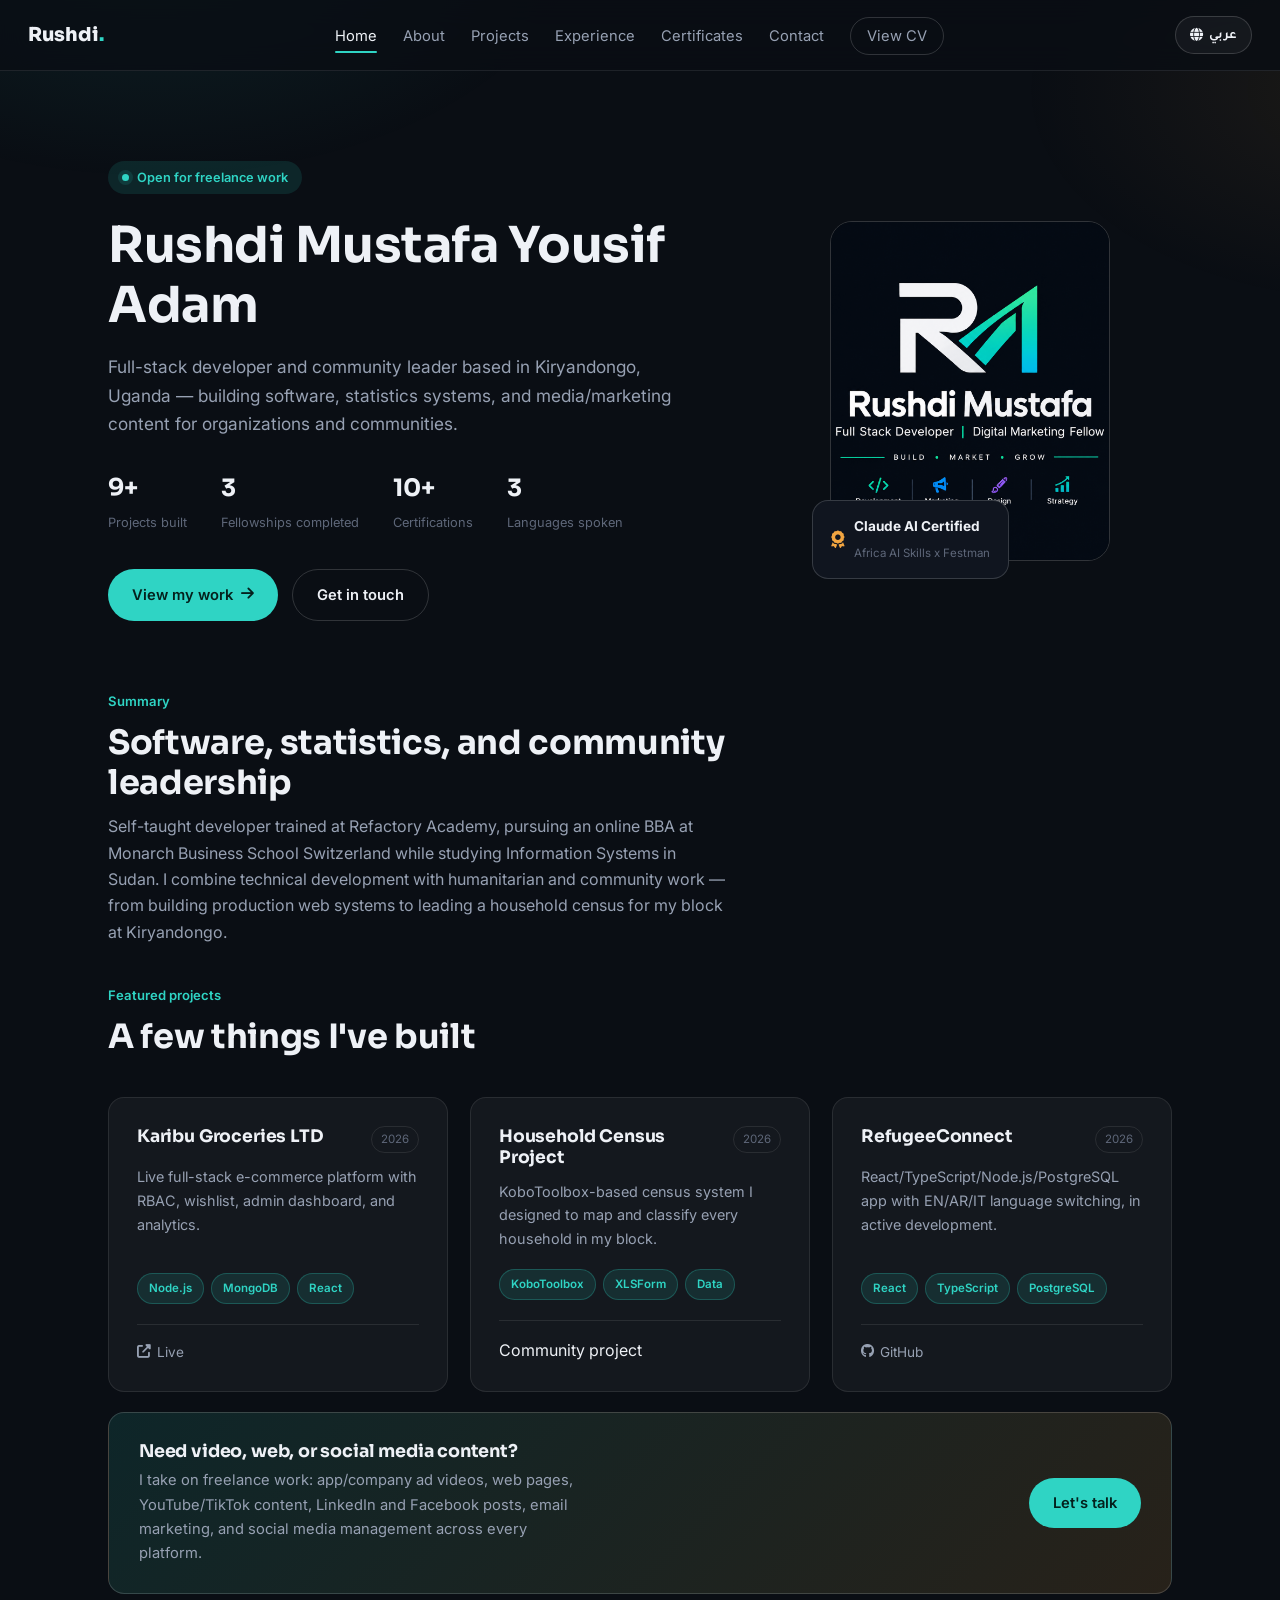
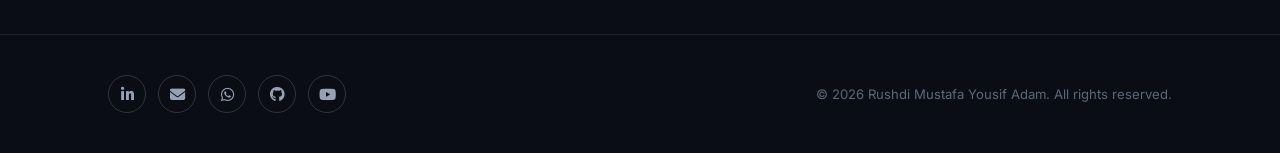
<file: index.html>
<!DOCTYPE html>
<html lang="en">
<head>
<meta charset="UTF-8">
<meta name="viewport" content="width=device-width, initial-scale=1.0">
<title>Rushdi Mustafa Yousif Adam | Full-Stack Developer & Community Leader</title>
<meta name="description" content="Rushdi Mustafa Yousif Adam — full-stack developer, community leader and humanitarian facilitator based in Kiryandongo, Uganda.">
<link rel="stylesheet" href="style.css">
<link rel="stylesheet" href="https://cdnjs.cloudflare.com/ajax/libs/font-awesome/6.4.0/css/all.min.css">
</head>
<body dir="ltr">

<nav class="navbar">
  <div class="logo">Rushdi<span>.</span></div>
  <ul class="nav-links">
    <li><a href="index.html" data-page="index.html" data-en="Home" data-ar="الرئيسية">Home</a></li>
    <li><a href="about.html" data-page="about.html" data-en="About" data-ar="عني">About</a></li>
    <li><a href="projects.html" data-page="projects.html" data-en="Projects" data-ar="المشاريع">Projects</a></li>
    <li><a href="experience.html" data-page="experience.html" data-en="Experience" data-ar="المسيرة">Experience</a></li>
    <li><a href="certificates.html" data-page="certificates.html" data-en="Certificates" data-ar="الشهادات">Certificates</a></li>
    <li><a href="contact.html" data-page="contact.html" data-en="Contact" data-ar="تواصل">Contact</a></li>
    <li><a class="nav-cv" href="RUSHDI MUSTAFA YOUSIF ADAM.pdf" target="_blank" data-en="View CV" data-ar="السيرة الذاتية">View CV</a></li>
  </ul>
  <div class="nav-right">
    <button class="lang-toggle" aria-label="Switch language"><i class="fas fa-globe"></i><span class="lang-label">عربي</span></button>
    <button class="nav-toggle" aria-label="Menu"><i class="fas fa-bars"></i></button>
  </div>
</nav>

<header class="hero">
  <div class="container">
    <div>
      <span class="eyebrow-tag"><span class="dot"></span><span data-en="Open for freelance work" data-ar="متاح للعمل الحر">Open for freelance work</span></span>
      <h1 data-en="Rushdi Mustafa Yousif Adam" data-ar="رشدي مصطفى يوسف آدم">Rushdi Mustafa Yousif Adam</h1>
      <p class="role-line" data-en="Full-stack developer and community leader based in Kiryandongo, Uganda — building software, statistics systems, and media/marketing content for organizations and communities." data-ar="مطوّر full-stack وقائد مجتمعي من كيريندونغو، أوغندا — أبني برمجيات وأنظمة إحصاء ومحتوى إعلامي وتسويقي للمنظمات والمجتمعات.">Full-stack developer and community leader based in Kiryandongo, Uganda — building software, statistics systems, and media/marketing content for organizations and communities.</p>

      <div class="hero-stats">
        <div class="stat"><b>9+</b><span data-en="Projects built" data-ar="مشروع منجز">Projects built</span></div>
        <div class="stat"><b>3</b><span data-en="Fellowships completed" data-ar="زمالات مكتملة">Fellowships completed</span></div>
        <div class="stat"><b>10+</b><span data-en="Certifications" data-ar="شهادة">Certifications</span></div>
        <div class="stat"><b>3</b><span data-en="Languages spoken" data-ar="لغات">Languages spoken</span></div>
      </div>

      <div class="hero-btns">
        <a href="projects.html" class="btn btn-primary"><span data-en="View my work" data-ar="مشاريعي">View my work</span> <i class="fas fa-arrow-right"></i></a>
        <a href="contact.html" class="btn btn-ghost" data-en="Get in touch" data-ar="تواصل معي">Get in touch</a>
      </div>
    </div>

    <div class="hero-portrait">
      <div class="frame"><img src="images/my.jpeg" alt="Rushdi Mustafa Yousif Adam"></div>
      <div class="badge">
        <i class="fas fa-award"></i>
        <div>
          <b data-en="Claude AI Certified" data-ar="معتمد Claude AI">Claude AI Certified</b>
          <span data-en="Africa AI Skills x Festman" data-ar="Africa AI Skills x Festman">Africa AI Skills x Festman</span>
        </div>
      </div>
    </div>
  </div>
</header>

<section class="container">
  <div class="section-head">
    <span class="kicker" data-en="Summary" data-ar="نبذة">Summary</span>
    <h2 data-en="Software, statistics, and community leadership" data-ar="برمجيات وإحصاء وقيادة مجتمعية">Software, statistics, and community leadership</h2>
    <p data-en="Self-taught developer trained at Refactory Academy, pursuing an online BBA at Monarch Business School Switzerland while studying Information Systems in Sudan. I combine technical development with humanitarian and community work — from building production web systems to leading a household census for my block at Kiryandongo." data-ar="مطوّر ذاتي التعلّم تدرّب في Refactory Academy، وأدرس بكالوريوس إدارة أعمال عن بُعد من Monarch Business School بسويسرا إلى جانب دراسة نظم المعلومات في السودان. أجمع بين التطوير التقني والعمل الإنساني والمجتمعي — من بناء أنظمة ويب فعّالة إلى قيادة حصر شامل لبلوكي في كيريندونغو.">Self-taught developer trained at Refactory Academy, pursuing an online BBA at Monarch Business School Switzerland while studying Information Systems in Sudan. I combine technical development with humanitarian and community work — from building production web systems to leading a household census for my block at Kiryandongo.</p>
  </div>
</section>

<section class="container">
  <div class="section-head">
    <span class="kicker" data-en="Featured projects" data-ar="مشاريع مختارة">Featured projects</span>
    <h2 data-en="A few things I've built" data-ar="بعض ما بنيته">A few things I've built</h2>
  </div>
  <div class="grid-3">
    <div class="card project-card">
      <div class="p-top"><h3>Karibu Groceries LTD</h3><span class="p-year">2026</span></div>
      <p class="desc" data-en="Live full-stack e-commerce platform with RBAC, wishlist, admin dashboard, and analytics." data-ar="منصة تجارة إلكترونية فعّالة كاملة مع صلاحيات وصول، wishlist، لوحة تحكم، وتحليلات.">Live full-stack e-commerce platform with RBAC, wishlist, admin dashboard, and analytics.</p>
      <div class="project-tags"><span class="tag">Node.js</span><span class="tag">MongoDB</span><span class="tag">React</span></div>
      <div class="project-links"><a href="https://karibugroceriesrushdi.netlify.app/" target="_blank"><i class="fas fa-external-link-alt"></i> <span data-en="Live" data-ar="مباشر">Live</span></a></div>
    </div>
    <div class="card project-card">
      <div class="p-top"><h3 data-en="Household Census Project" data-ar="مشروع الحصر الشامل">Household Census Project</h3><span class="p-year">2026</span></div>
      <p class="desc" data-en="KoboToolbox-based census system I designed to map and classify every household in my block." data-ar="نظام حصر عبر KoboToolbox صممته لرصد وتصنيف كل أسرة في البلوك.">KoboToolbox-based census system I designed to map and classify every household in my block.</p>
      <div class="project-tags"><span class="tag">KoboToolbox</span><span class="tag">XLSForm</span><span class="tag" data-en="Data" data-ar="بيانات">Data</span></div>
      <div class="project-links"><span data-en="Community project" data-ar="مشروع مجتمعي">Community project</span></div>
    </div>
    <div class="card project-card">
      <div class="p-top"><h3 data-en="RefugeeConnect" data-ar="RefugeeConnect">RefugeeConnect</h3><span class="p-year">2026</span></div>
      <p class="desc" data-en="React/TypeScript/Node.js/PostgreSQL app with EN/AR/IT language switching, in active development." data-ar="تطبيق React/TypeScript/Node.js/PostgreSQL بدعم تبديل اللغة (عربي/إنجليزي/إيطالي)، قيد التطوير.">React/TypeScript/Node.js/PostgreSQL app with EN/AR/IT language switching, in active development.</p>
      <div class="project-tags"><span class="tag">React</span><span class="tag">TypeScript</span><span class="tag">PostgreSQL</span></div>
      <div class="project-links"><a href="https://github.com/rushdim/refugee-connect" target="_blank"><i class="fab fa-github"></i> GitHub</a></div>
    </div>
  </div>
</section>

<section class="container">
  <div class="card services-banner">
    <div>
      <h3 data-en="Need video, web, or social media content?" data-ar="تحتاج فيديو أو موقعًا أو محتوى تواصل اجتماعي؟">Need video, web, or social media content?</h3>
      <p data-en="I take on freelance work: app/company ad videos, web pages, YouTube/TikTok content, LinkedIn and Facebook posts, email marketing, and social media management across every platform." data-ar="أعمل بنظام العمل الحر: فيديوهات إعلانية للتطبيقات والشركات، صفحات ويب، محتوى يوتيوب وتيك توك، منشورات لينكدإن وفيسبوك، تسويق عبر الإيميل، وإدارة حسابات التواصل الاجتماعي على كل المنصات.">I take on freelance work: app/company ad videos, web pages, YouTube/TikTok content, LinkedIn and Facebook posts, email marketing, and social media management across every platform.</p>
    </div>
    <a href="contact.html" class="btn btn-primary"><span data-en="Let's talk" data-ar="لنتحدث">Let's talk</span></a>
  </div>
</section>

<footer>
  <div class="container footer-inner">
    <div class="footer-icons">
      <a href="https://www.linkedin.com/in/rushdi-mustafa-yousif-adam-50294b335/" target="_blank" aria-label="LinkedIn"><i class="fab fa-linkedin-in"></i></a>
      <a href="mailto:rodhdimustafayousif@gmail.com" aria-label="Email"><i class="fas fa-envelope"></i></a>
      <a href="https://wa.me/256789817673" target="_blank" aria-label="WhatsApp"><i class="fab fa-whatsapp"></i></a>
      <a href="https://github.com/rushdim" target="_blank" aria-label="GitHub"><i class="fab fa-github"></i></a>
      <a href="https://youtube.com/@rushdimustafayousifadam" target="_blank" aria-label="YouTube"><i class="fab fa-youtube"></i></a>
    </div>
    <p class="footer-copy" data-en="© 2026 Rushdi Mustafa Yousif Adam. All rights reserved." data-ar="© 2026 رشدي مصطفى يوسف آدم. جميع الحقوق محفوظة.">© 2026 Rushdi Mustafa Yousif Adam. All rights reserved.</p>
  </div>
</footer>

<script src="script.js"></script>
</body>
</html>
</file>
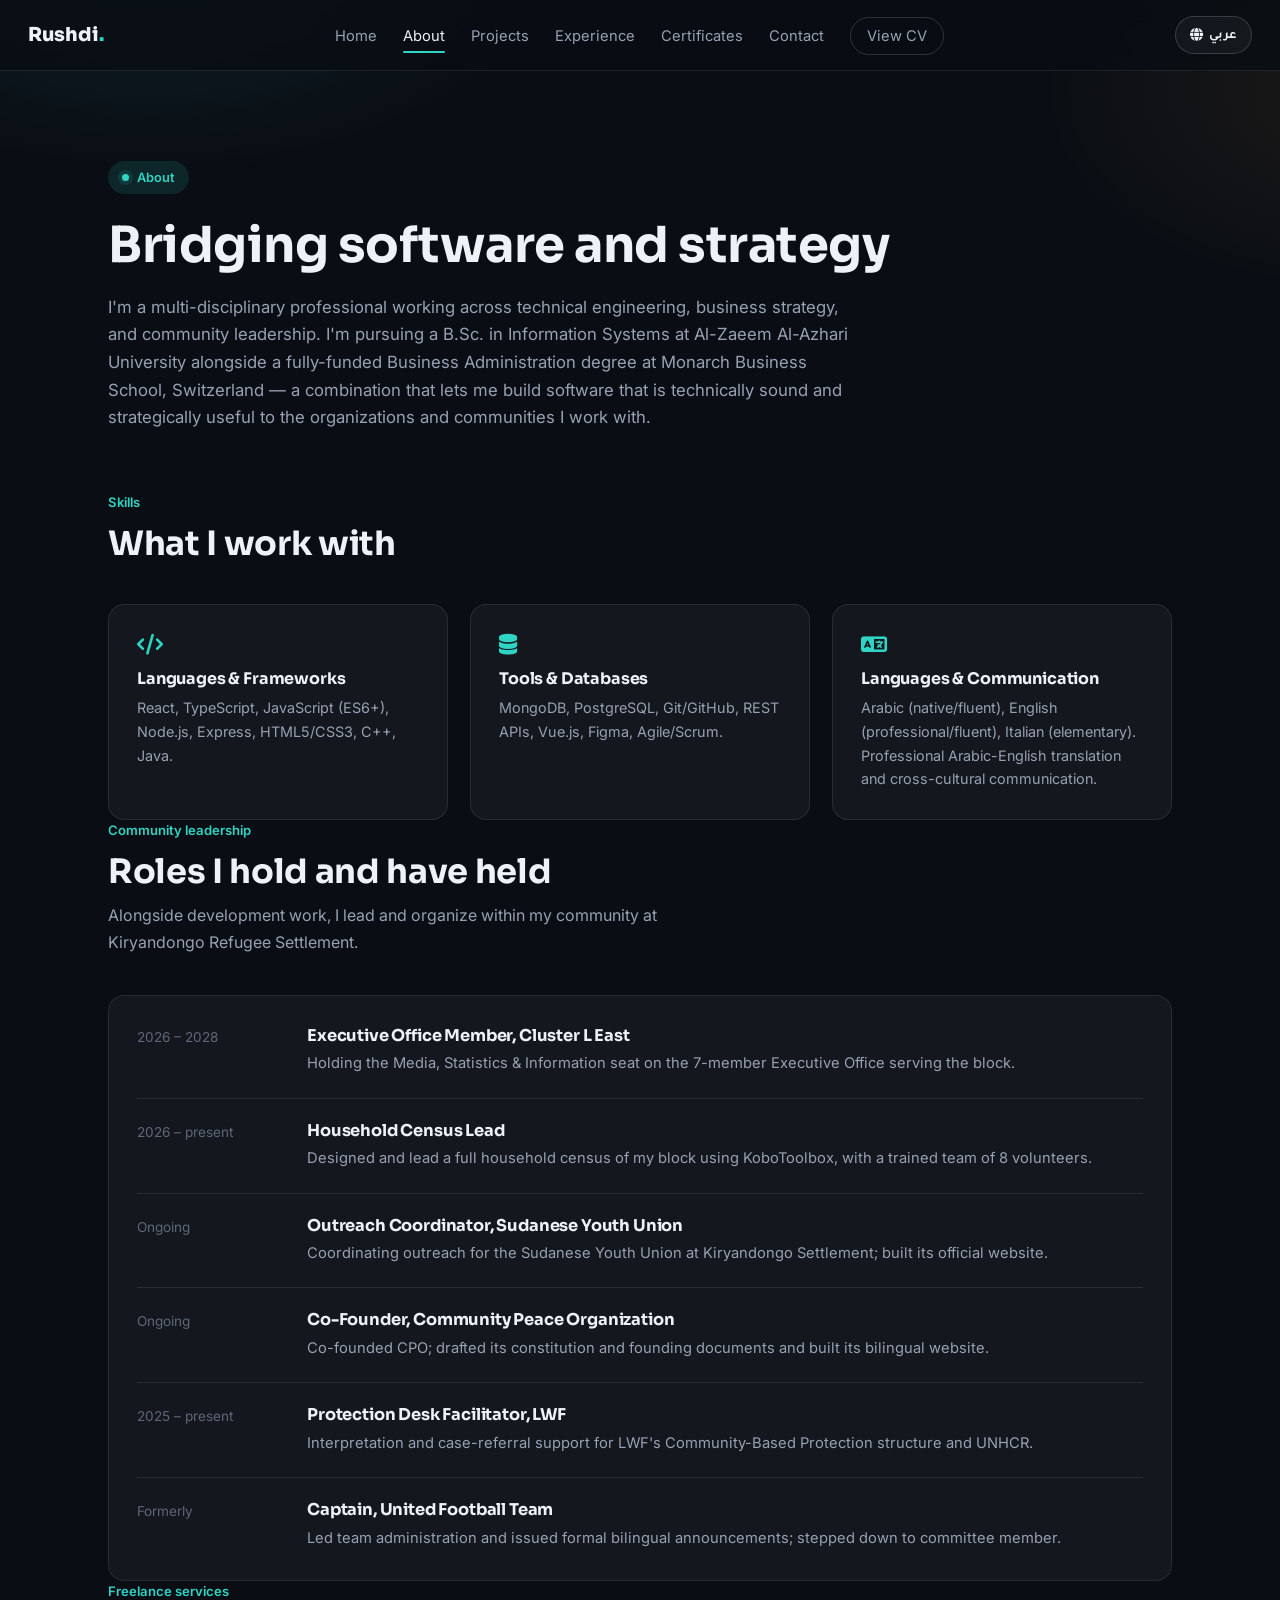
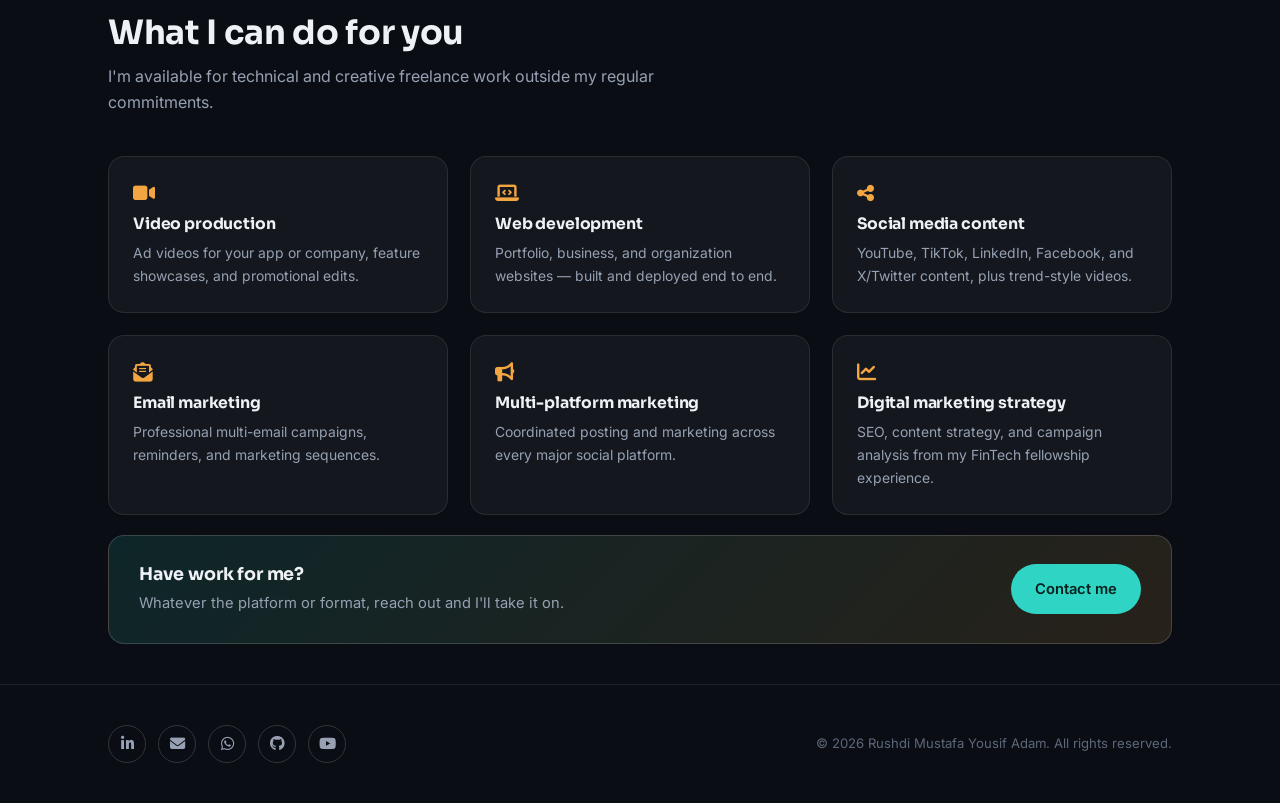
<file: about.html>
<!DOCTYPE html>
<html lang="en">
<head>
<meta charset="UTF-8">
<meta name="viewport" content="width=device-width, initial-scale=1.0">
<title>About | Rushdi Mustafa Yousif Adam</title>
<link rel="stylesheet" href="style.css">
<link rel="stylesheet" href="https://cdnjs.cloudflare.com/ajax/libs/font-awesome/6.4.0/css/all.min.css">
</head>
<body dir="ltr">

<nav class="navbar">
  <div class="logo">Rushdi<span>.</span></div>
  <ul class="nav-links">
    <li><a href="index.html" data-page="index.html" data-en="Home" data-ar="الرئيسية">Home</a></li>
    <li><a href="about.html" data-page="about.html" data-en="About" data-ar="عني">About</a></li>
    <li><a href="projects.html" data-page="projects.html" data-en="Projects" data-ar="المشاريع">Projects</a></li>
    <li><a href="experience.html" data-page="experience.html" data-en="Experience" data-ar="المسيرة">Experience</a></li>
    <li><a href="certificates.html" data-page="certificates.html" data-en="Certificates" data-ar="الشهادات">Certificates</a></li>
    <li><a href="contact.html" data-page="contact.html" data-en="Contact" data-ar="تواصل">Contact</a></li>
    <li><a class="nav-cv" href="RUSHDI MUSTAFA YOUSIF ADAM.pdf" target="_blank" data-en="View CV" data-ar="السيرة الذاتية">View CV</a></li>
  </ul>
  <div class="nav-right">
    <button class="lang-toggle" aria-label="Switch language"><i class="fas fa-globe"></i><span class="lang-label">عربي</span></button>
    <button class="nav-toggle" aria-label="Menu"><i class="fas fa-bars"></i></button>
  </div>
</nav>

<header class="hero" style="padding-bottom:20px;">
  <div class="container" style="grid-template-columns:1fr; display:block;">
    <span class="eyebrow-tag"><span class="dot"></span><span data-en="About" data-ar="عني">About</span></span>
    <h1 data-en="Bridging software and strategy" data-ar="بين البرمجة والاستراتيجية">Bridging software and strategy</h1>
    <p class="about-lead" data-en="I'm a multi-disciplinary professional working across technical engineering, business strategy, and community leadership. I'm pursuing a B.Sc. in Information Systems at Al-Zaeem Al-Azhari University alongside a fully-funded Business Administration degree at Monarch Business School, Switzerland — a combination that lets me build software that is technically sound and strategically useful to the organizations and communities I work with." data-ar="أنا محترف متعدد التخصصات أعمل بين الهندسة التقنية والاستراتيجية التجارية والقيادة المجتمعية. أدرس بكالوريوس نظم المعلومات في جامعة الزعيم الأزهري، إلى جانب درجة إدارة الأعمال بمنحة كاملة من Monarch Business School بسويسرا — مزيج يمكّنني من بناء برمجيات متينة تقنيًا ومفيدة استراتيجيًا للمنظمات والمجتمعات التي أعمل معها.">I'm a multi-disciplinary professional working across technical engineering, business strategy, and community leadership. I'm pursuing a B.Sc. in Information Systems at Al-Zaeem Al-Azhari University alongside a fully-funded Business Administration degree at Monarch Business School, Switzerland — a combination that lets me build software that is technically sound and strategically useful to the organizations and communities I work with.</p>
  </div>
</header>

<section class="container">
  <div class="section-head">
    <span class="kicker" data-en="Skills" data-ar="المهارات">Skills</span>
    <h2 data-en="What I work with" data-ar="أدواتي">What I work with</h2>
  </div>
  <div class="grid-3">
    <div class="card skill-card">
      <i class="fas fa-code"></i>
      <h3 data-en="Languages & Frameworks" data-ar="لغات وأطر عمل">Languages & Frameworks</h3>
      <p data-en="React, TypeScript, JavaScript (ES6+), Node.js, Express, HTML5/CSS3, C++, Java." data-ar="React، TypeScript، JavaScript (ES6+)، Node.js، Express، HTML5/CSS3، C++، Java.">React, TypeScript, JavaScript (ES6+), Node.js, Express, HTML5/CSS3, C++, Java.</p>
    </div>
    <div class="card skill-card">
      <i class="fas fa-database"></i>
      <h3 data-en="Tools & Databases" data-ar="أدوات وقواعد بيانات">Tools & Databases</h3>
      <p data-en="MongoDB, PostgreSQL, Git/GitHub, REST APIs, Vue.js, Figma, Agile/Scrum." data-ar="MongoDB، PostgreSQL، Git/GitHub، REST APIs، Vue.js، Figma، منهجية Agile/Scrum.">MongoDB, PostgreSQL, Git/GitHub, REST APIs, Vue.js, Figma, Agile/Scrum.</p>
    </div>
    <div class="card skill-card">
      <i class="fas fa-language"></i>
      <h3 data-en="Languages & Communication" data-ar="اللغات والتواصل">Languages & Communication</h3>
      <p data-en="Arabic (native/fluent), English (professional/fluent), Italian (elementary). Professional Arabic-English translation and cross-cultural communication." data-ar="العربية (لغة أم)، الإنجليزية (احترافية)، الإيطالية (مبتدئ). ترجمة احترافية عربي-إنجليزي وتواصل بين الثقافات.">Arabic (native/fluent), English (professional/fluent), Italian (elementary). Professional Arabic-English translation and cross-cultural communication.</p>
    </div>
  </div>
</section>

<section class="container">
  <div class="section-head">
    <span class="kicker" data-en="Community leadership" data-ar="القيادة المجتمعية">Community leadership</span>
    <h2 data-en="Roles I hold and have held" data-ar="أدواري الحالية والسابقة">Roles I hold and have held</h2>
    <p data-en="Alongside development work, I lead and organize within my community at Kiryandongo Refugee Settlement." data-ar="إلى جانب العمل التقني، أقود وأنظّم داخل مجتمعي في مستوطنة كيريندونغو للاجئين.">Alongside development work, I lead and organize within my community at Kiryandongo Refugee Settlement.</p>
  </div>
  <div class="card" style="padding:8px 28px;">
    <div class="role-item">
      <span class="role-period" data-en="2026 – 2028" data-ar="٢٠٢٦ – ٢٠٢٨">2026 – 2028</span>
      <div>
        <h4 data-en="Executive Office Member, Cluster L East" data-ar="عضو المكتب التنفيذي لكلاستر إل شرق">Executive Office Member, Cluster L East</h4>
        <p data-en="Holding the Media, Statistics & Information seat on the 7-member Executive Office serving the block." data-ar="أشغل مقعد الإعلام والإحصاء والمعلومات في المكتب التنفيذي المكوّن من 7 أعضاء والذي يخدم البلوك.">Holding the Media, Statistics & Information seat on the 7-member Executive Office serving the block.</p>
      </div>
    </div>
    <div class="role-item">
      <span class="role-period" data-en="2026 – present" data-ar="٢٠٢٦ – الآن">2026 – present</span>
      <div>
        <h4 data-en="Household Census Lead" data-ar="قائد مشروع الحصر الشامل">Household Census Lead</h4>
        <p data-en="Designed and lead a full household census of my block using KoboToolbox, with a trained team of 8 volunteers." data-ar="صممت وأقود حصرًا شاملًا لأسر البلوك عبر KoboToolbox، بفريق مدرّب من 8 متطوعين.">Designed and lead a full household census of my block using KoboToolbox, with a trained team of 8 volunteers.</p>
      </div>
    </div>
    <div class="role-item">
      <span class="role-period" data-en="Ongoing" data-ar="مستمر">Ongoing</span>
      <div>
        <h4 data-en="Outreach Coordinator, Sudanese Youth Union" data-ar="منسّق التواصل، اتحاد الشباب السوداني">Outreach Coordinator, Sudanese Youth Union</h4>
        <p data-en="Coordinating outreach for the Sudanese Youth Union at Kiryandongo Settlement; built its official website." data-ar="أنسّق التواصل لاتحاد الشباب السوداني بكيريندونغو، وبنيت موقعه الرسمي.">Coordinating outreach for the Sudanese Youth Union at Kiryandongo Settlement; built its official website.</p>
      </div>
    </div>
    <div class="role-item">
      <span class="role-period" data-en="Ongoing" data-ar="مستمر">Ongoing</span>
      <div>
        <h4 data-en="Co-Founder, Community Peace Organization" data-ar="شريك مؤسس، منظمة السلام المجتمعية">Co-Founder, Community Peace Organization</h4>
        <p data-en="Co-founded CPO; drafted its constitution and founding documents and built its bilingual website." data-ar="شريك في تأسيس CPO، صغت دستورها ووثائق التأسيس، وبنيت موقعها ثنائي اللغة.">Co-founded CPO; drafted its constitution and founding documents and built its bilingual website.</p>
      </div>
    </div>
    <div class="role-item">
      <span class="role-period" data-en="2025 – present" data-ar="٢٠٢٥ – الآن">2025 – present</span>
      <div>
        <h4 data-en="Protection Desk Facilitator, LWF" data-ar="ميسّر مكتب الحماية، LWF">Protection Desk Facilitator, LWF</h4>
        <p data-en="Interpretation and case-referral support for LWF's Community-Based Protection structure and UNHCR." data-ar="ترجمة ودعم إحالة الحالات ضمن هيكل الحماية المجتمعية لـLWF ومنظمة UNHCR.">Interpretation and case-referral support for LWF's Community-Based Protection structure and UNHCR.</p>
      </div>
    </div>
    <div class="role-item">
      <span class="role-period" data-en="Formerly" data-ar="سابقًا">Formerly</span>
      <div>
        <h4 data-en="Captain, United Football Team" data-ar="كابتن فريق يونايتد">Captain, United Football Team</h4>
        <p data-en="Led team administration and issued formal bilingual announcements; stepped down to committee member." data-ar="قدت إدارة الفريق وأصدرت إعلانات رسمية ثنائية اللغة، ثم تنازلت للعضوية في اللجنة.">Led team administration and issued formal bilingual announcements; stepped down to committee member.</p>
      </div>
    </div>
  </div>
</section>

<section class="container">
  <div class="section-head">
    <span class="kicker" data-en="Freelance services" data-ar="خدمات العمل الحر">Freelance services</span>
    <h2 data-en="What I can do for you" data-ar="ما يمكنني تقديمه لك">What I can do for you</h2>
    <p data-en="I'm available for technical and creative freelance work outside my regular commitments." data-ar="متاح للعمل الحر التقني والإبداعي إلى جانب التزاماتي المعتادة.">I'm available for technical and creative freelance work outside my regular commitments.</p>
  </div>
  <div class="grid-3">
    <div class="card service-card">
      <i class="fas fa-video"></i>
      <h3 data-en="Video production" data-ar="إنتاج فيديو">Video production</h3>
      <p data-en="Ad videos for your app or company, feature showcases, and promotional edits." data-ar="فيديوهات إعلانية لتطبيقك أو شركتك، عرض المزايا، ومونتاج ترويجي.">Ad videos for your app or company, feature showcases, and promotional edits.</p>
    </div>
    <div class="card service-card">
      <i class="fas fa-laptop-code"></i>
      <h3 data-en="Web development" data-ar="تطوير مواقع">Web development</h3>
      <p data-en="Portfolio, business, and organization websites — built and deployed end to end." data-ar="مواقع شخصية وتجارية وللمنظمات — بناءً ونشرًا كاملًا.">Portfolio, business, and organization websites — built and deployed end to end.</p>
    </div>
    <div class="card service-card">
      <i class="fas fa-share-nodes"></i>
      <h3 data-en="Social media content" data-ar="محتوى تواصل اجتماعي">Social media content</h3>
      <p data-en="YouTube, TikTok, LinkedIn, Facebook, and X/Twitter content, plus trend-style videos." data-ar="محتوى يوتيوب وتيك توك ولينكدإن وفيسبوك وX/تويتر، وفيديوهات على المنصات الرائجة.">YouTube, TikTok, LinkedIn, Facebook, and X/Twitter content, plus trend-style videos.</p>
    </div>
    <div class="card service-card">
      <i class="fas fa-envelope-open-text"></i>
      <h3 data-en="Email marketing" data-ar="تسويق عبر الإيميل">Email marketing</h3>
      <p data-en="Professional multi-email campaigns, reminders, and marketing sequences." data-ar="حملات إيميل احترافية متعددة، رسائل تذكير، وتسلسلات تسويقية.">Professional multi-email campaigns, reminders, and marketing sequences.</p>
    </div>
    <div class="card service-card">
      <i class="fas fa-bullhorn"></i>
      <h3 data-en="Multi-platform marketing" data-ar="تسويق متعدد المنصات">Multi-platform marketing</h3>
      <p data-en="Coordinated posting and marketing across every major social platform." data-ar="نشر وتسويق منسّق عبر جميع منصات التواصل الرئيسية.">Coordinated posting and marketing across every major social platform.</p>
    </div>
    <div class="card service-card">
      <i class="fas fa-chart-line"></i>
      <h3 data-en="Digital marketing strategy" data-ar="استراتيجية تسويق رقمي">Digital marketing strategy</h3>
      <p data-en="SEO, content strategy, and campaign analysis from my FinTech fellowship experience." data-ar="تحسين محركات البحث واستراتيجية محتوى وتحليل حملات من خبرتي في زمالة الفينتك.">SEO, content strategy, and campaign analysis from my FinTech fellowship experience.</p>
    </div>
  </div>
  <div class="card services-banner">
    <div>
      <h3 data-en="Have work for me?" data-ar="لديك عمل لي؟">Have work for me?</h3>
      <p data-en="Whatever the platform or format, reach out and I'll take it on." data-ar="مهما كانت المنصة أو الصيغة، تواصل معي وسأتولى الأمر.">Whatever the platform or format, reach out and I'll take it on.</p>
    </div>
    <a href="contact.html" class="btn btn-primary"><span data-en="Contact me" data-ar="تواصل معي">Contact me</span></a>
  </div>
</section>

<footer>
  <div class="container footer-inner">
    <div class="footer-icons">
      <a href="https://www.linkedin.com/in/rushdi-mustafa-yousif-adam-50294b335/" target="_blank" aria-label="LinkedIn"><i class="fab fa-linkedin-in"></i></a>
      <a href="mailto:rodhdimustafayousif@gmail.com" aria-label="Email"><i class="fas fa-envelope"></i></a>
      <a href="https://wa.me/256789817673" target="_blank" aria-label="WhatsApp"><i class="fab fa-whatsapp"></i></a>
      <a href="https://github.com/rushdim" target="_blank" aria-label="GitHub"><i class="fab fa-github"></i></a>
      <a href="https://youtube.com/@rushdimustafayousifadam" target="_blank" aria-label="YouTube"><i class="fab fa-youtube"></i></a>
    </div>
    <p class="footer-copy" data-en="© 2026 Rushdi Mustafa Yousif Adam. All rights reserved." data-ar="© 2026 رشدي مصطفى يوسف آدم. جميع الحقوق محفوظة.">© 2026 Rushdi Mustafa Yousif Adam. All rights reserved.</p>
  </div>
</footer>

<script src="script.js"></script>
</body>
</html>
</file>
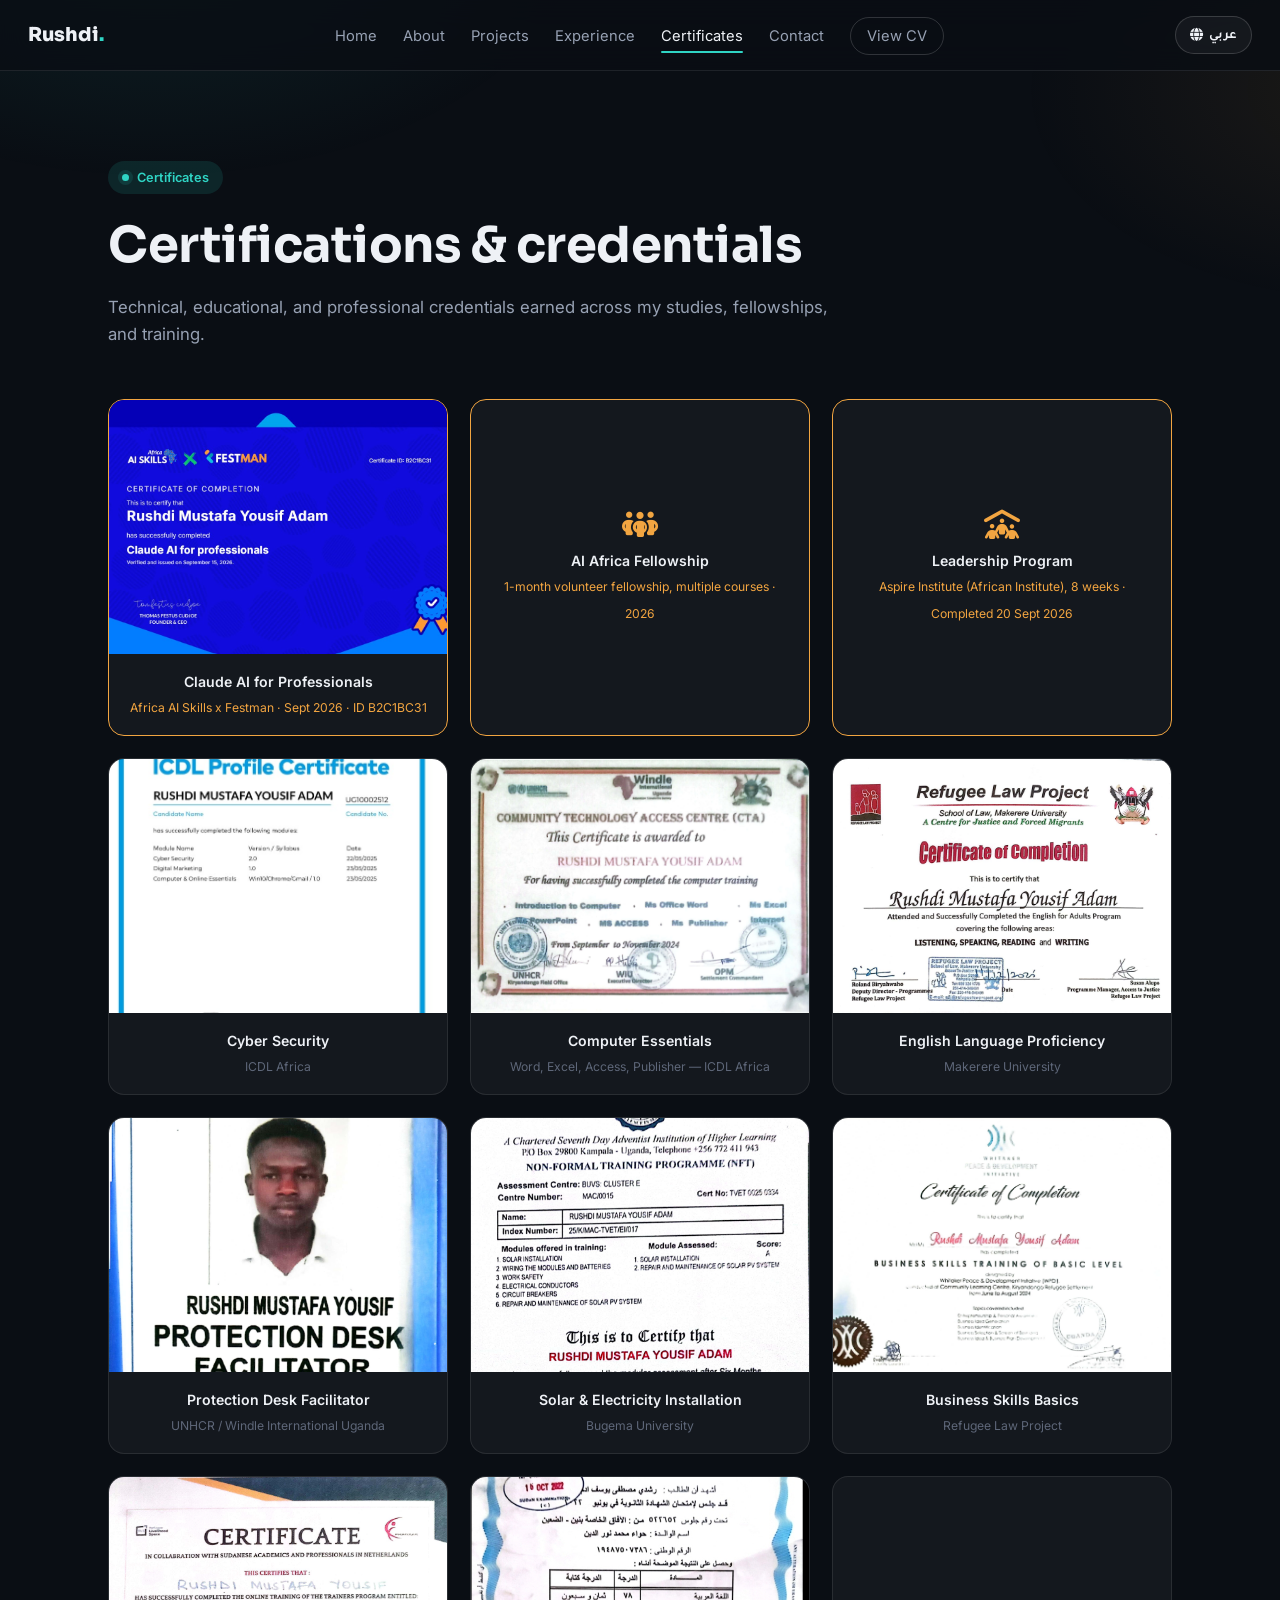
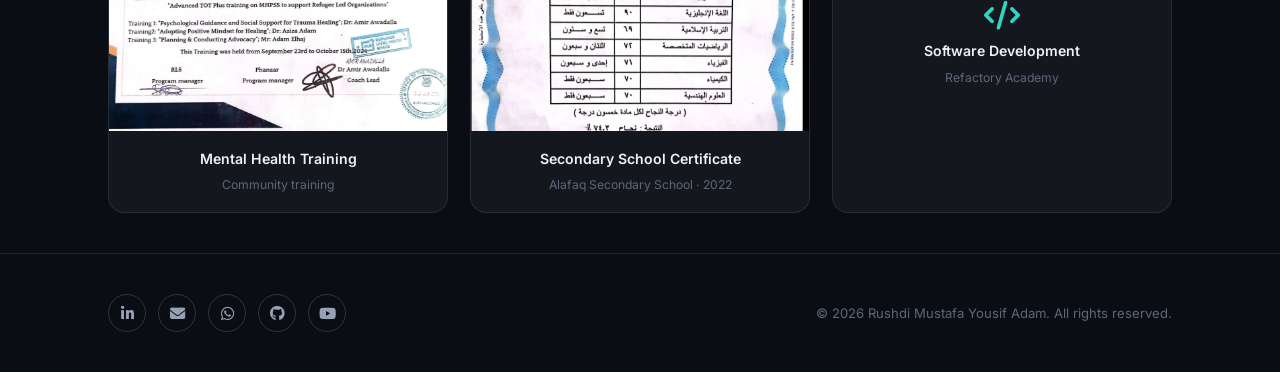
<file: certificates.html>
<!DOCTYPE html>
<html lang="en">
<head>
<meta charset="UTF-8">
<meta name="viewport" content="width=device-width, initial-scale=1.0">
<title>Certificates | Rushdi Mustafa Yousif Adam</title>
<link rel="stylesheet" href="style.css">
<link rel="stylesheet" href="https://cdnjs.cloudflare.com/ajax/libs/font-awesome/6.4.0/css/all.min.css">
</head>
<body dir="ltr">

<nav class="navbar">
  <div class="logo">Rushdi<span>.</span></div>
  <ul class="nav-links">
    <li><a href="index.html" data-page="index.html" data-en="Home" data-ar="الرئيسية">Home</a></li>
    <li><a href="about.html" data-page="about.html" data-en="About" data-ar="عني">About</a></li>
    <li><a href="projects.html" data-page="projects.html" data-en="Projects" data-ar="المشاريع">Projects</a></li>
    <li><a href="experience.html" data-page="experience.html" data-en="Experience" data-ar="المسيرة">Experience</a></li>
    <li><a href="certificates.html" data-page="certificates.html" data-en="Certificates" data-ar="الشهادات">Certificates</a></li>
    <li><a href="contact.html" data-page="contact.html" data-en="Contact" data-ar="تواصل">Contact</a></li>
    <li><a class="nav-cv" href="RUSHDI MUSTAFA YOUSIF ADAM.pdf" target="_blank" data-en="View CV" data-ar="السيرة الذاتية">View CV</a></li>
  </ul>
  <div class="nav-right">
    <button class="lang-toggle" aria-label="Switch language"><i class="fas fa-globe"></i><span class="lang-label">عربي</span></button>
    <button class="nav-toggle" aria-label="Menu"><i class="fas fa-bars"></i></button>
  </div>
</nav>

<header class="hero" style="padding-bottom:10px;">
  <div class="container" style="grid-template-columns:1fr; display:block;">
    <span class="eyebrow-tag"><span class="dot"></span><span data-en="Certificates" data-ar="الشهادات">Certificates</span></span>
    <h1 data-en="Certifications & credentials" data-ar="الشهادات والاعتمادات">Certifications & credentials</h1>
    <p class="about-lead" data-en="Technical, educational, and professional credentials earned across my studies, fellowships, and training." data-ar="اعتمادات تقنية وتعليمية ومهنية حصلت عليها عبر دراستي وزمالاتي وتدريباتي.">Technical, educational, and professional credentials earned across my studies, fellowships, and training.</p>
  </div>
</header>

<section class="container">
  <div class="grid-3">

    <div class="card cert-item featured">
      <div class="cert-img-wrap"><img src="images/claude-ai-certificate.jpg" alt="Claude AI for Professionals Certificate"></div>
      <div class="cert-label">
        <p data-en="Claude AI for Professionals" data-ar="Claude AI for Professionals">Claude AI for Professionals</p>
        <span data-en="Africa AI Skills x Festman · Sept 2026 · ID B2C1BC31" data-ar="Africa AI Skills x Festman · سبتمبر 2026 · رقم B2C1BC31">Africa AI Skills x Festman · Sept 2026 · ID B2C1BC31</span>
      </div>
    </div>

    <div class="card cert-item featured" style="padding:24px; display:flex; flex-direction:column; align-items:center; justify-content:center; text-align:center; gap:10px;">
      <i class="fas fa-people-group" style="font-size:1.8rem; color:var(--accent-2);"></i>
      <div class="cert-label" style="padding:0;">
        <p data-en="AI Africa Fellowship" data-ar="زمالة AI أفريقيا">AI Africa Fellowship</p>
        <span data-en="1-month volunteer fellowship, multiple courses · 2026" data-ar="زمالة تطوّعية لمدة شهر، عدة كورسات · 2026">1-month volunteer fellowship, multiple courses · 2026</span>
      </div>
    </div>

    <div class="card cert-item featured" style="padding:24px; display:flex; flex-direction:column; align-items:center; justify-content:center; text-align:center; gap:10px;">
      <i class="fas fa-people-roof" style="font-size:1.8rem; color:var(--accent-2);"></i>
      <div class="cert-label" style="padding:0;">
        <p data-en="Leadership Program" data-ar="برنامج القيادة">Leadership Program</p>
        <span data-en="Aspire Institute (African Institute), 8 weeks · Completed 20 Sept 2026" data-ar="معهد Aspire (المعهد الأفريقي)، 8 أسابيع · اكتمل 20 سبتمبر 2026">Aspire Institute (African Institute), 8 weeks · Completed 20 Sept 2026</span>
      </div>
    </div>

    <div class="card cert-item">
      <div class="cert-img-wrap"><img src="images/icdl.jpg" alt="Cyber Security Certificate"></div>
      <div class="cert-label">
        <p data-en="Cyber Security" data-ar="الأمن السيبراني">Cyber Security</p>
        <span>ICDL Africa</span>
      </div>
    </div>

    <div class="card cert-item">
      <div class="cert-img-wrap"><img src="images/com.jpg" alt="Computer Essentials Certificate"></div>
      <div class="cert-label">
        <p data-en="Computer Essentials" data-ar="أساسيات الحاسوب">Computer Essentials</p>
        <span data-en="Word, Excel, Access, Publisher — ICDL Africa" data-ar="Word، Excel، Access، Publisher — ICDL Africa">Word, Excel, Access, Publisher — ICDL Africa</span>
      </div>
    </div>

    <div class="card cert-item">
      <div class="cert-img-wrap"><img src="images/eng (1).jpg" alt="English Language Certificate"></div>
      <div class="cert-label">
        <p data-en="English Language Proficiency" data-ar="الكفاءة في اللغة الإنجليزية">English Language Proficiency</p>
        <span data-en="Makerere University" data-ar="جامعة ماكيريري">Makerere University</span>
      </div>
    </div>

    <div class="card cert-item">
      <div class="cert-img-wrap"><img src="images/un.jpg" alt="Protection Desk Facilitator Certificate"></div>
      <div class="cert-label">
        <p data-en="Protection Desk Facilitator" data-ar="ميسّر مكتب الحماية">Protection Desk Facilitator</p>
        <span data-en="UNHCR / Windle International Uganda" data-ar="UNHCR / Windle International Uganda">UNHCR / Windle International Uganda</span>
      </div>
    </div>

    <div class="card cert-item">
      <div class="cert-img-wrap"><img src="images/sol.jpg" alt="Solar & Electricity Installation Certificate"></div>
      <div class="cert-label">
        <p data-en="Solar & Electricity Installation" data-ar="تركيب الطاقة الشمسية والكهرباء">Solar & Electricity Installation</p>
        <span data-en="Bugema University" data-ar="جامعة بوجيما">Bugema University</span>
      </div>
    </div>

    <div class="card cert-item">
      <div class="cert-img-wrap"><img src="images/bus.jpg" alt="Business Skills Basics Certificate"></div>
      <div class="cert-label">
        <p data-en="Business Skills Basics" data-ar="أساسيات مهارات الأعمال">Business Skills Basics</p>
        <span data-en="Refugee Law Project" data-ar="Refugee Law Project">Refugee Law Project</span>
      </div>
    </div>

    <div class="card cert-item">
      <div class="cert-img-wrap"><img src="images/mental.jpg" alt="Mental Health Training Certificate"></div>
      <div class="cert-label">
        <p data-en="Mental Health Training" data-ar="تدريب الصحة النفسية">Mental Health Training</p>
        <span data-en="Community training" data-ar="تدريب مجتمعي">Community training</span>
      </div>
    </div>

    <div class="card cert-item">
      <div class="cert-img-wrap"><img src="images/sec.jpg" alt="Secondary School Certificate"></div>
      <div class="cert-label">
        <p data-en="Secondary School Certificate" data-ar="شهادة الدراسة الثانوية">Secondary School Certificate</p>
        <span data-en="Alafaq Secondary School · 2022" data-ar="مدرسة الآفاق الثانوية · 2022">Alafaq Secondary School · 2022</span>
      </div>
    </div>

    <div class="card cert-item" style="padding:24px; display:flex; flex-direction:column; align-items:center; justify-content:center; text-align:center; gap:10px;">
      <i class="fas fa-code" style="font-size:1.8rem; color:var(--accent);"></i>
      <div class="cert-label" style="padding:0;">
        <p data-en="Software Development" data-ar="تطوير البرمجيات">Software Development</p>
        <span data-en="Refactory Academy" data-ar="أكاديمية Refactory">Refactory Academy</span>
      </div>
    </div>

  </div>
</section>

<footer>
  <div class="container footer-inner">
    <div class="footer-icons">
      <a href="https://www.linkedin.com/in/rushdi-mustafa-yousif-adam-50294b335/" target="_blank" aria-label="LinkedIn"><i class="fab fa-linkedin-in"></i></a>
      <a href="mailto:rodhdimustafayousif@gmail.com" aria-label="Email"><i class="fas fa-envelope"></i></a>
      <a href="https://wa.me/256789817673" target="_blank" aria-label="WhatsApp"><i class="fab fa-whatsapp"></i></a>
      <a href="https://github.com/rushdim" target="_blank" aria-label="GitHub"><i class="fab fa-github"></i></a>
      <a href="https://youtube.com/@rushdimustafayousifadam" target="_blank" aria-label="YouTube"><i class="fab fa-youtube"></i></a>
    </div>
    <p class="footer-copy" data-en="© 2026 Rushdi Mustafa Yousif Adam. All rights reserved." data-ar="© 2026 رشدي مصطفى يوسف آدم. جميع الحقوق محفوظة.">© 2026 Rushdi Mustafa Yousif Adam. All rights reserved.</p>
  </div>
</footer>

<script src="script.js"></script>
</body>
</html>
</file>
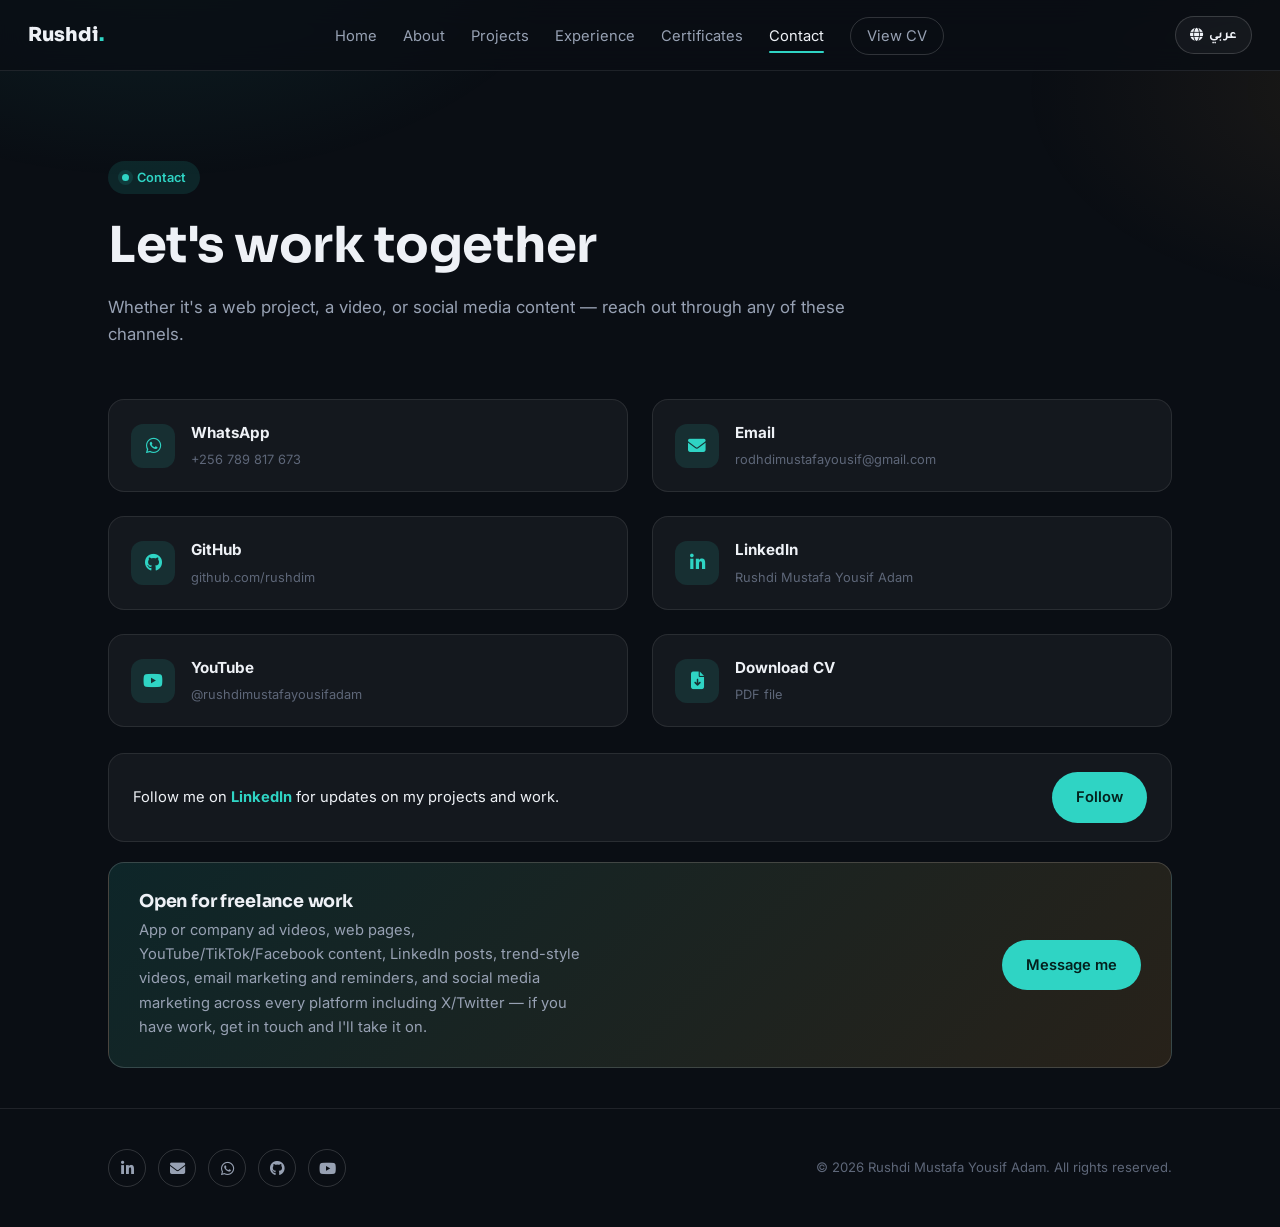
<file: contact.html>
<!DOCTYPE html>
<html lang="en">
<head>
<meta charset="UTF-8">
<meta name="viewport" content="width=device-width, initial-scale=1.0">
<title>Contact | Rushdi Mustafa Yousif Adam</title>
<link rel="stylesheet" href="style.css">
<link rel="stylesheet" href="https://cdnjs.cloudflare.com/ajax/libs/font-awesome/6.4.0/css/all.min.css">
</head>
<body dir="ltr">

<nav class="navbar">
  <div class="logo">Rushdi<span>.</span></div>
  <ul class="nav-links">
    <li><a href="index.html" data-page="index.html" data-en="Home" data-ar="الرئيسية">Home</a></li>
    <li><a href="about.html" data-page="about.html" data-en="About" data-ar="عني">About</a></li>
    <li><a href="projects.html" data-page="projects.html" data-en="Projects" data-ar="المشاريع">Projects</a></li>
    <li><a href="experience.html" data-page="experience.html" data-en="Experience" data-ar="المسيرة">Experience</a></li>
    <li><a href="certificates.html" data-page="certificates.html" data-en="Certificates" data-ar="الشهادات">Certificates</a></li>
    <li><a href="contact.html" data-page="contact.html" data-en="Contact" data-ar="تواصل">Contact</a></li>
    <li><a class="nav-cv" href="RUSHDI MUSTAFA YOUSIF ADAM.pdf" target="_blank" data-en="View CV" data-ar="السيرة الذاتية">View CV</a></li>
  </ul>
  <div class="nav-right">
    <button class="lang-toggle" aria-label="Switch language"><i class="fas fa-globe"></i><span class="lang-label">عربي</span></button>
    <button class="nav-toggle" aria-label="Menu"><i class="fas fa-bars"></i></button>
  </div>
</nav>

<header class="hero" style="padding-bottom:10px;">
  <div class="container" style="grid-template-columns:1fr; display:block;">
    <span class="eyebrow-tag"><span class="dot"></span><span data-en="Contact" data-ar="تواصل">Contact</span></span>
    <h1 data-en="Let's work together" data-ar="لنعمل معًا">Let's work together</h1>
    <p class="about-lead" data-en="Whether it's a web project, a video, or social media content — reach out through any of these channels." data-ar="سواء كان مشروع ويب أو فيديو أو محتوى تواصل اجتماعي — تواصل معي عبر أي من هذه القنوات.">Whether it's a web project, a video, or social media content — reach out through any of these channels.</p>
  </div>
</header>

<section class="container">
  <div class="contact-grid">
    <a href="https://wa.me/256789817673" target="_blank" class="card contact-link">
      <i class="fab fa-whatsapp"></i>
      <div><b data-en="WhatsApp" data-ar="واتساب">WhatsApp</b><span>+256 789 817 673</span></div>
    </a>
    <a href="mailto:rodhdimustafayousif@gmail.com" class="card contact-link">
      <i class="fas fa-envelope"></i>
      <div><b data-en="Email" data-ar="البريد الإلكتروني">Email</b><span>rodhdimustafayousif@gmail.com</span></div>
    </a>
    <a href="https://github.com/rushdim" target="_blank" class="card contact-link">
      <i class="fab fa-github"></i>
      <div><b>GitHub</b><span>github.com/rushdim</span></div>
    </a>
    <a href="https://www.linkedin.com/in/rushdi-mustafa-yousif-adam-50294b335/" target="_blank" class="card contact-link">
      <i class="fab fa-linkedin-in"></i>
      <div><b>LinkedIn</b><span data-en="Rushdi Mustafa Yousif Adam" data-ar="رشدي مصطفى يوسف آدم">Rushdi Mustafa Yousif Adam</span></div>
    </a>
    <a href="https://youtube.com/@rushdimustafayousifadam" target="_blank" class="card contact-link">
      <i class="fab fa-youtube"></i>
      <div><b>YouTube</b><span>@rushdimustafayousifadam</span></div>
    </a>
    <a href="RUSHDI MUSTAFA YOUSIF ADAM.pdf" target="_blank" class="card contact-link">
      <i class="fas fa-file-arrow-down"></i>
      <div><b data-en="Download CV" data-ar="تحميل السيرة الذاتية">Download CV</b><span data-en="PDF file" data-ar="ملف PDF">PDF file</span></div>
    </a>
  </div>

  <div class="card follow-strip">
    <p data-en="Follow me on " data-ar="تابعني على " data-en-html="Follow me on <b>LinkedIn</b> for updates on my projects and work." data-ar-html="تابعني على <b>لينكدإن</b> لمتابعة مستجدات مشاريعي وعملي."><b>LinkedIn</b> for updates on my projects and work.</p>
    <a href="https://www.linkedin.com/in/rushdi-mustafa-yousif-adam-50294b335/" target="_blank" class="btn btn-primary"><span data-en="Follow" data-ar="متابعة">Follow</span></a>
  </div>
</section>

<section class="container">
  <div class="card services-banner">
    <div>
      <h3 data-en="Open for freelance work" data-ar="متاح للعمل الحر">Open for freelance work</h3>
      <p data-en="App or company ad videos, web pages, YouTube/TikTok/Facebook content, LinkedIn posts, trend-style videos, email marketing and reminders, and social media marketing across every platform including X/Twitter — if you have work, get in touch and I'll take it on." data-ar="فيديوهات إعلانية للتطبيقات والشركات، صفحات ويب، محتوى يوتيوب/تيك توك/فيسبوك، منشورات لينكدإن، فيديوهات على المنصات الرائجة، تسويق وتذكير عبر الإيميل، وتسويق عبر كل منصات التواصل الاجتماعي بما فيها X/تويتر — إن كان لديك عمل، تواصل معي وسأتولاه.">App or company ad videos, web pages, YouTube/TikTok/Facebook content, LinkedIn posts, trend-style videos, email marketing and reminders, and social media marketing across every platform including X/Twitter — if you have work, get in touch and I'll take it on.</p>
    </div>
    <a href="https://wa.me/256789817673" target="_blank" class="btn btn-primary"><span data-en="Message me" data-ar="راسلني">Message me</span></a>
  </div>
</section>

<footer>
  <div class="container footer-inner">
    <div class="footer-icons">
      <a href="https://www.linkedin.com/in/rushdi-mustafa-yousif-adam-50294b335/" target="_blank" aria-label="LinkedIn"><i class="fab fa-linkedin-in"></i></a>
      <a href="mailto:rodhdimustafayousif@gmail.com" aria-label="Email"><i class="fas fa-envelope"></i></a>
      <a href="https://wa.me/256789817673" target="_blank" aria-label="WhatsApp"><i class="fab fa-whatsapp"></i></a>
      <a href="https://github.com/rushdim" target="_blank" aria-label="GitHub"><i class="fab fa-github"></i></a>
      <a href="https://youtube.com/@rushdimustafayousifadam" target="_blank" aria-label="YouTube"><i class="fab fa-youtube"></i></a>
    </div>
    <p class="footer-copy" data-en="© 2026 Rushdi Mustafa Yousif Adam. All rights reserved." data-ar="© 2026 رشدي مصطفى يوسف آدم. جميع الحقوق محفوظة.">© 2026 Rushdi Mustafa Yousif Adam. All rights reserved.</p>
  </div>
</footer>

<script src="script.js"></script>
</body>
</html>
</file>
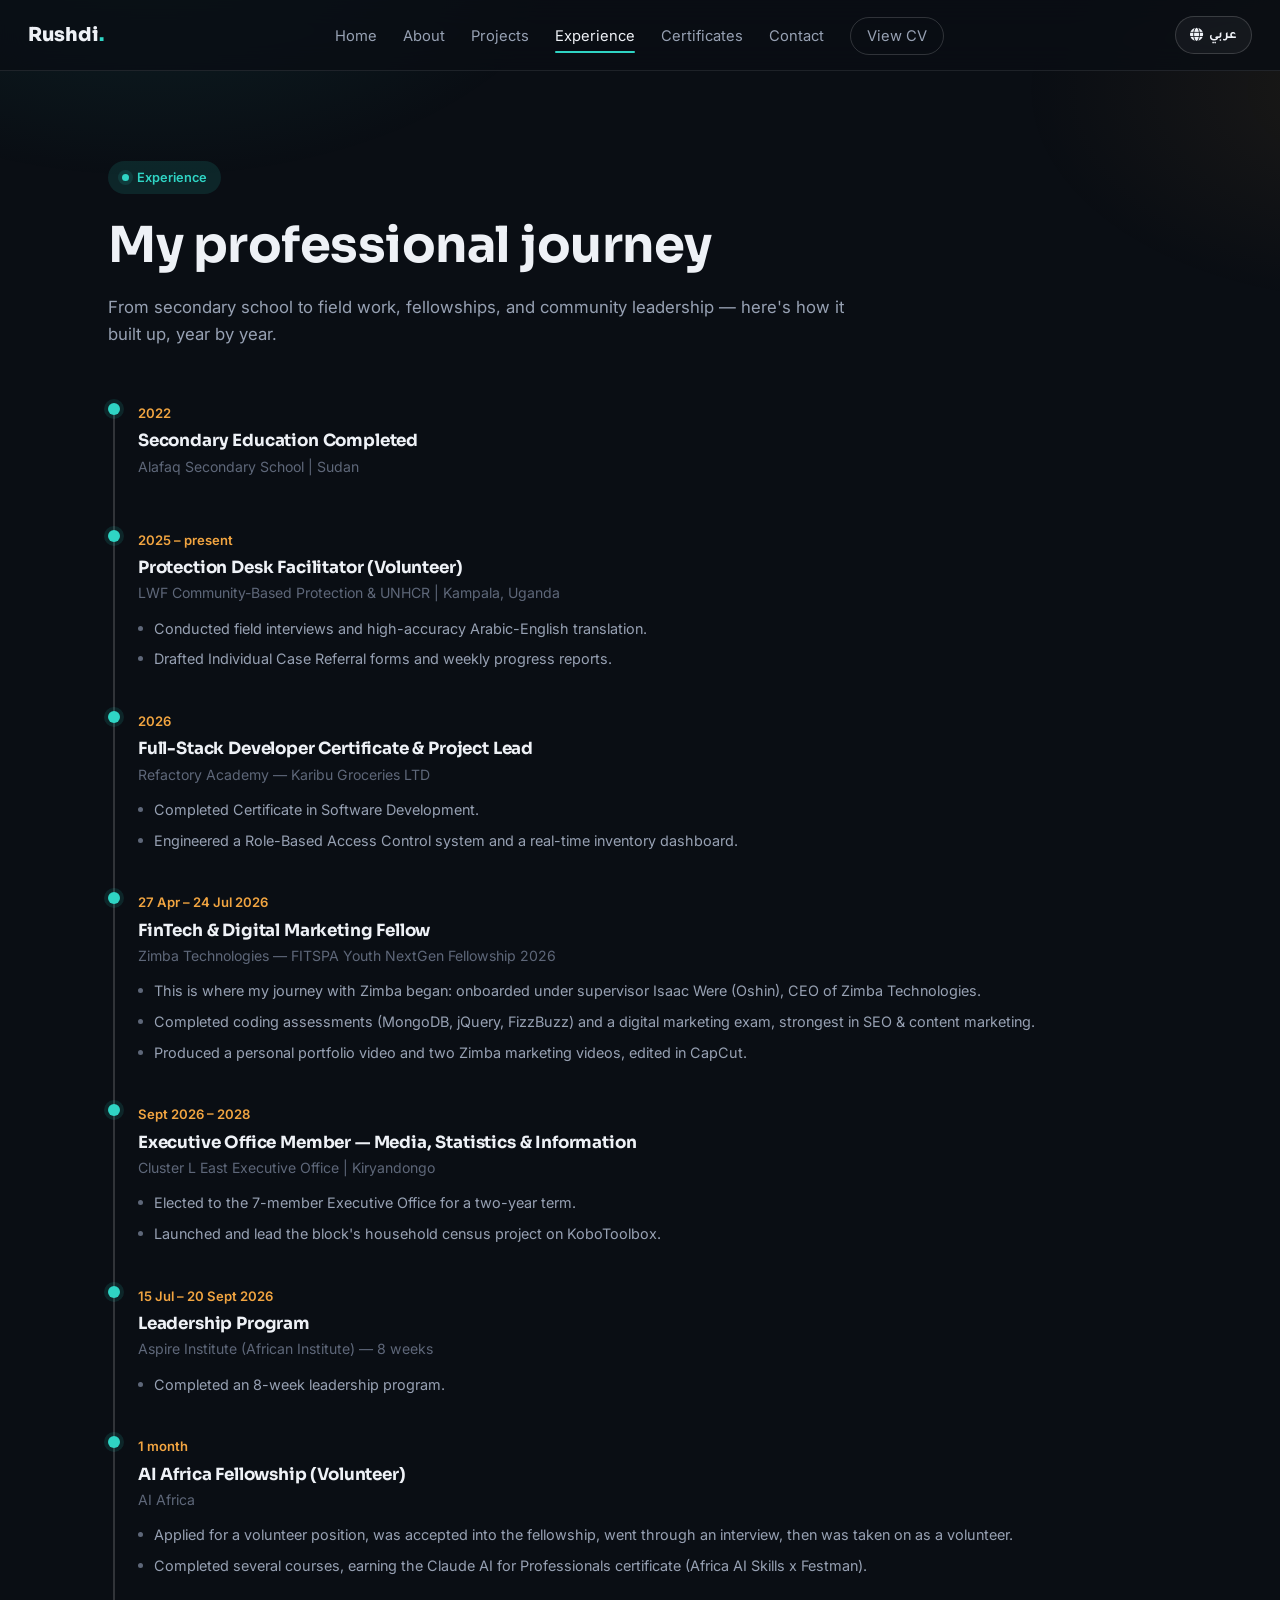
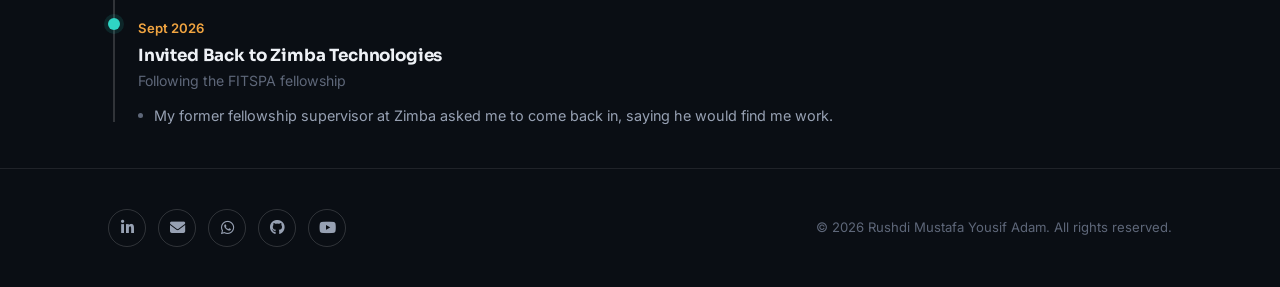
<file: experience.html>
<!DOCTYPE html>
<html lang="en">
<head>
<meta charset="UTF-8">
<meta name="viewport" content="width=device-width, initial-scale=1.0">
<title>Experience | Rushdi Mustafa Yousif Adam</title>
<link rel="stylesheet" href="style.css">
<link rel="stylesheet" href="https://cdnjs.cloudflare.com/ajax/libs/font-awesome/6.4.0/css/all.min.css">
</head>
<body dir="ltr">

<nav class="navbar">
  <div class="logo">Rushdi<span>.</span></div>
  <ul class="nav-links">
    <li><a href="index.html" data-page="index.html" data-en="Home" data-ar="الرئيسية">Home</a></li>
    <li><a href="about.html" data-page="about.html" data-en="About" data-ar="عني">About</a></li>
    <li><a href="projects.html" data-page="projects.html" data-en="Projects" data-ar="المشاريع">Projects</a></li>
    <li><a href="experience.html" data-page="experience.html" data-en="Experience" data-ar="المسيرة">Experience</a></li>
    <li><a href="certificates.html" data-page="certificates.html" data-en="Certificates" data-ar="الشهادات">Certificates</a></li>
    <li><a href="contact.html" data-page="contact.html" data-en="Contact" data-ar="تواصل">Contact</a></li>
    <li><a class="nav-cv" href="RUSHDI MUSTAFA YOUSIF ADAM.pdf" target="_blank" data-en="View CV" data-ar="السيرة الذاتية">View CV</a></li>
  </ul>
  <div class="nav-right">
    <button class="lang-toggle" aria-label="Switch language"><i class="fas fa-globe"></i><span class="lang-label">عربي</span></button>
    <button class="nav-toggle" aria-label="Menu"><i class="fas fa-bars"></i></button>
  </div>
</nav>

<header class="hero" style="padding-bottom:10px;">
  <div class="container" style="grid-template-columns:1fr; display:block;">
    <span class="eyebrow-tag"><span class="dot"></span><span data-en="Experience" data-ar="المسيرة">Experience</span></span>
    <h1 data-en="My professional journey" data-ar="مسيرتي المهنية">My professional journey</h1>
    <p class="about-lead" data-en="From secondary school to field work, fellowships, and community leadership — here's how it built up, year by year." data-ar="من الثانوية إلى العمل الميداني، الزمالات، والقيادة المجتمعية — هكذا تشكّلت مسيرتي، عامًا بعد عام.">From secondary school to field work, fellowships, and community leadership — here's how it built up, year by year.</p>
  </div>
</header>

<section class="container">
  <div class="timeline">

    <div class="timeline-item">
      <div class="timeline-dot"></div>
      <span class="t-date">2022</span>
      <h3 data-en="Secondary Education Completed" data-ar="إتمام الثانوية">Secondary Education Completed</h3>
      <div class="t-org" data-en="Alafaq Secondary School | Sudan" data-ar="مدرسة الآفاق الثانوية | السودان">Alafaq Secondary School | Sudan</div>
    </div>

    <div class="timeline-item">
      <div class="timeline-dot"></div>
      <span class="t-date" data-en="2025 – present" data-ar="٢٠٢٥ – الآن">2025 – present</span>
      <h3 data-en="Protection Desk Facilitator (Volunteer)" data-ar="ميسّر مكتب الحماية (تطوّع)">Protection Desk Facilitator (Volunteer)</h3>
      <div class="t-org" data-en="LWF Community-Based Protection & UNHCR | Kampala, Uganda" data-ar="الحماية المجتمعية لـLWF و UNHCR | كمبالا، أوغندا">LWF Community-Based Protection & UNHCR | Kampala, Uganda</div>
      <ul>
        <li data-en="Conducted field interviews and high-accuracy Arabic-English translation." data-ar="أجريت مقابلات ميدانية وترجمة عربي-إنجليزي عالية الدقة.">Conducted field interviews and high-accuracy Arabic-English translation.</li>
        <li data-en="Drafted Individual Case Referral forms and weekly progress reports." data-ar="صغت نماذج إحالة الحالات الفردية وتقارير التقدم الأسبوعية.">Drafted Individual Case Referral forms and weekly progress reports.</li>
      </ul>
    </div>

    <div class="timeline-item">
      <div class="timeline-dot"></div>
      <span class="t-date">2026</span>
      <h3 data-en="Full-Stack Developer Certificate & Project Lead" data-ar="شهادة مطوّر Full-Stack وقيادة مشروع">Full-Stack Developer Certificate & Project Lead</h3>
      <div class="t-org" data-en="Refactory Academy — Karibu Groceries LTD" data-ar="أكاديمية Refactory — Karibu Groceries LTD">Refactory Academy — Karibu Groceries LTD</div>
      <ul>
        <li data-en="Completed Certificate in Software Development." data-ar="أتممت شهادة تطوير البرمجيات.">Completed Certificate in Software Development.</li>
        <li data-en="Engineered a Role-Based Access Control system and a real-time inventory dashboard." data-ar="بنيت نظام صلاحيات وصول حسب الدور ولوحة تحكم مخزون فورية.">Engineered a Role-Based Access Control system and a real-time inventory dashboard.</li>
      </ul>
    </div>

    <div class="timeline-item">
      <div class="timeline-dot"></div>
      <span class="t-date" data-en="27 Apr – 24 Jul 2026" data-ar="27 أبريل – 24 يوليو 2026">27 Apr – 24 Jul 2026</span>
      <h3 data-en="FinTech & Digital Marketing Fellow" data-ar="زميل فينتك وتسويق رقمي">FinTech & Digital Marketing Fellow</h3>
      <div class="t-org" data-en="Zimba Technologies — FITSPA Youth NextGen Fellowship 2026" data-ar="Zimba Technologies — زمالة FITSPA Youth NextGen 2026">Zimba Technologies — FITSPA Youth NextGen Fellowship 2026</div>
      <ul>
        <li data-en="This is where my journey with Zimba began: onboarded under supervisor Isaac Were (Oshin), CEO of Zimba Technologies." data-ar="هنا بدأت مسيرتي مع Zimba: انضممت تحت إشراف Isaac Were (Oshin)، الرئيس التنفيذي لـZimba Technologies.">This is where my journey with Zimba began: onboarded under supervisor Isaac Were (Oshin), CEO of Zimba Technologies.</li>
        <li data-en="Completed coding assessments (MongoDB, jQuery, FizzBuzz) and a digital marketing exam, strongest in SEO & content marketing." data-ar="أتممت اختبارات برمجية (MongoDB، jQuery، FizzBuzz) واختبار تسويق رقمي، وتفوقت في SEO وتسويق المحتوى.">Completed coding assessments (MongoDB, jQuery, FizzBuzz) and a digital marketing exam, strongest in SEO & content marketing.</li>
        <li data-en="Produced a personal portfolio video and two Zimba marketing videos, edited in CapCut." data-ar="أنتجت فيديو بورتفوليو شخصي وفيديوهين تسويقيين لـZimba، بمونتاج CapCut.">Produced a personal portfolio video and two Zimba marketing videos, edited in CapCut.</li>
      </ul>
    </div>

    <div class="timeline-item">
      <div class="timeline-dot"></div>
      <span class="t-date" data-en="Sept 2026 – 2028" data-ar="سبتمبر 2026 – 2028">Sept 2026 – 2028</span>
      <h3 data-en="Executive Office Member — Media, Statistics & Information" data-ar="عضو المكتب التنفيذي — الإعلام والإحصاء والمعلومات">Executive Office Member — Media, Statistics & Information</h3>
      <div class="t-org" data-en="Cluster L East Executive Office | Kiryandongo" data-ar="المكتب التنفيذي لكلاستر إل شرق | كيريندونغو">Cluster L East Executive Office | Kiryandongo</div>
      <ul>
        <li data-en="Elected to the 7-member Executive Office for a two-year term." data-ar="انتُخبت لعضوية المكتب التنفيذي المكوّن من 7 أعضاء لفترة عامين.">Elected to the 7-member Executive Office for a two-year term.</li>
        <li data-en="Launched and lead the block's household census project on KoboToolbox." data-ar="أطلقت وأقود مشروع الحصر الشامل لأسر البلوك عبر KoboToolbox.">Launched and lead the block's household census project on KoboToolbox.</li>
      </ul>
    </div>

    <div class="timeline-item">
      <div class="timeline-dot"></div>
      <span class="t-date" data-en="15 Jul – 20 Sept 2026" data-ar="15 يوليو – 20 سبتمبر 2026">15 Jul – 20 Sept 2026</span>
      <h3 data-en="Leadership Program" data-ar="برنامج القيادة">Leadership Program</h3>
      <div class="t-org" data-en="Aspire Institute (African Institute) — 8 weeks" data-ar="معهد Aspire (المعهد الأفريقي) — 8 أسابيع">Aspire Institute (African Institute) — 8 weeks</div>
      <ul>
        <li data-en="Completed an 8-week leadership program." data-ar="أتممت برنامج قيادة مدته 8 أسابيع.">Completed an 8-week leadership program.</li>
      </ul>
    </div>

    <div class="timeline-item">
      <div class="timeline-dot"></div>
      <span class="t-date" data-en="1 month" data-ar="شهر واحد">1 month</span>
      <h3 data-en="AI Africa Fellowship (Volunteer)" data-ar="زمالة AI أفريقيا (تطوّع)">AI Africa Fellowship (Volunteer)</h3>
      <div class="t-org" data-en="AI Africa" data-ar="AI Africa">AI Africa</div>
      <ul>
        <li data-en="Applied for a volunteer position, was accepted into the fellowship, went through an interview, then was taken on as a volunteer." data-ar="تقدمت لمنصب تطوّعي، قُبلت في الزمالة، خضت مقابلة، ثم تم قبولي متطوعًا.">Applied for a volunteer position, was accepted into the fellowship, went through an interview, then was taken on as a volunteer.</li>
        <li data-en="Completed several courses, earning the Claude AI for Professionals certificate (Africa AI Skills x Festman)." data-ar="أتممت عدة كورسات، وحصلت على شهادة Claude AI for Professionals (Africa AI Skills x Festman).">Completed several courses, earning the Claude AI for Professionals certificate (Africa AI Skills x Festman).</li>
      </ul>
    </div>

    <div class="timeline-item">
      <div class="timeline-dot"></div>
      <span class="t-date" data-en="Sept 2026" data-ar="سبتمبر 2026">Sept 2026</span>
      <h3 data-en="Invited Back to Zimba Technologies" data-ar="عودة إلى Zimba Technologies">Invited Back to Zimba Technologies</h3>
      <div class="t-org" data-en="Following the FITSPA fellowship" data-ar="بعد زمالة FITSPA">Following the FITSPA fellowship</div>
      <ul>
        <li data-en="My former fellowship supervisor at Zimba asked me to come back in, saying he would find me work." data-ar="طلب مني مشرفي السابق في زمالة Zimba العودة، وأخبرني أنه سيجد لي عملًا.">My former fellowship supervisor at Zimba asked me to come back in, saying he would find me work.</li>
      </ul>
    </div>

  </div>
</section>

<footer>
  <div class="container footer-inner">
    <div class="footer-icons">
      <a href="https://www.linkedin.com/in/rushdi-mustafa-yousif-adam-50294b335/" target="_blank" aria-label="LinkedIn"><i class="fab fa-linkedin-in"></i></a>
      <a href="mailto:rodhdimustafayousif@gmail.com" aria-label="Email"><i class="fas fa-envelope"></i></a>
      <a href="https://wa.me/256789817673" target="_blank" aria-label="WhatsApp"><i class="fab fa-whatsapp"></i></a>
      <a href="https://github.com/rushdim" target="_blank" aria-label="GitHub"><i class="fab fa-github"></i></a>
      <a href="https://youtube.com/@rushdimustafayousifadam" target="_blank" aria-label="YouTube"><i class="fab fa-youtube"></i></a>
    </div>
    <p class="footer-copy" data-en="© 2026 Rushdi Mustafa Yousif Adam. All rights reserved." data-ar="© 2026 رشدي مصطفى يوسف آدم. جميع الحقوق محفوظة.">© 2026 Rushdi Mustafa Yousif Adam. All rights reserved.</p>
  </div>
</footer>

<script src="script.js"></script>
</body>
</html>
</file>
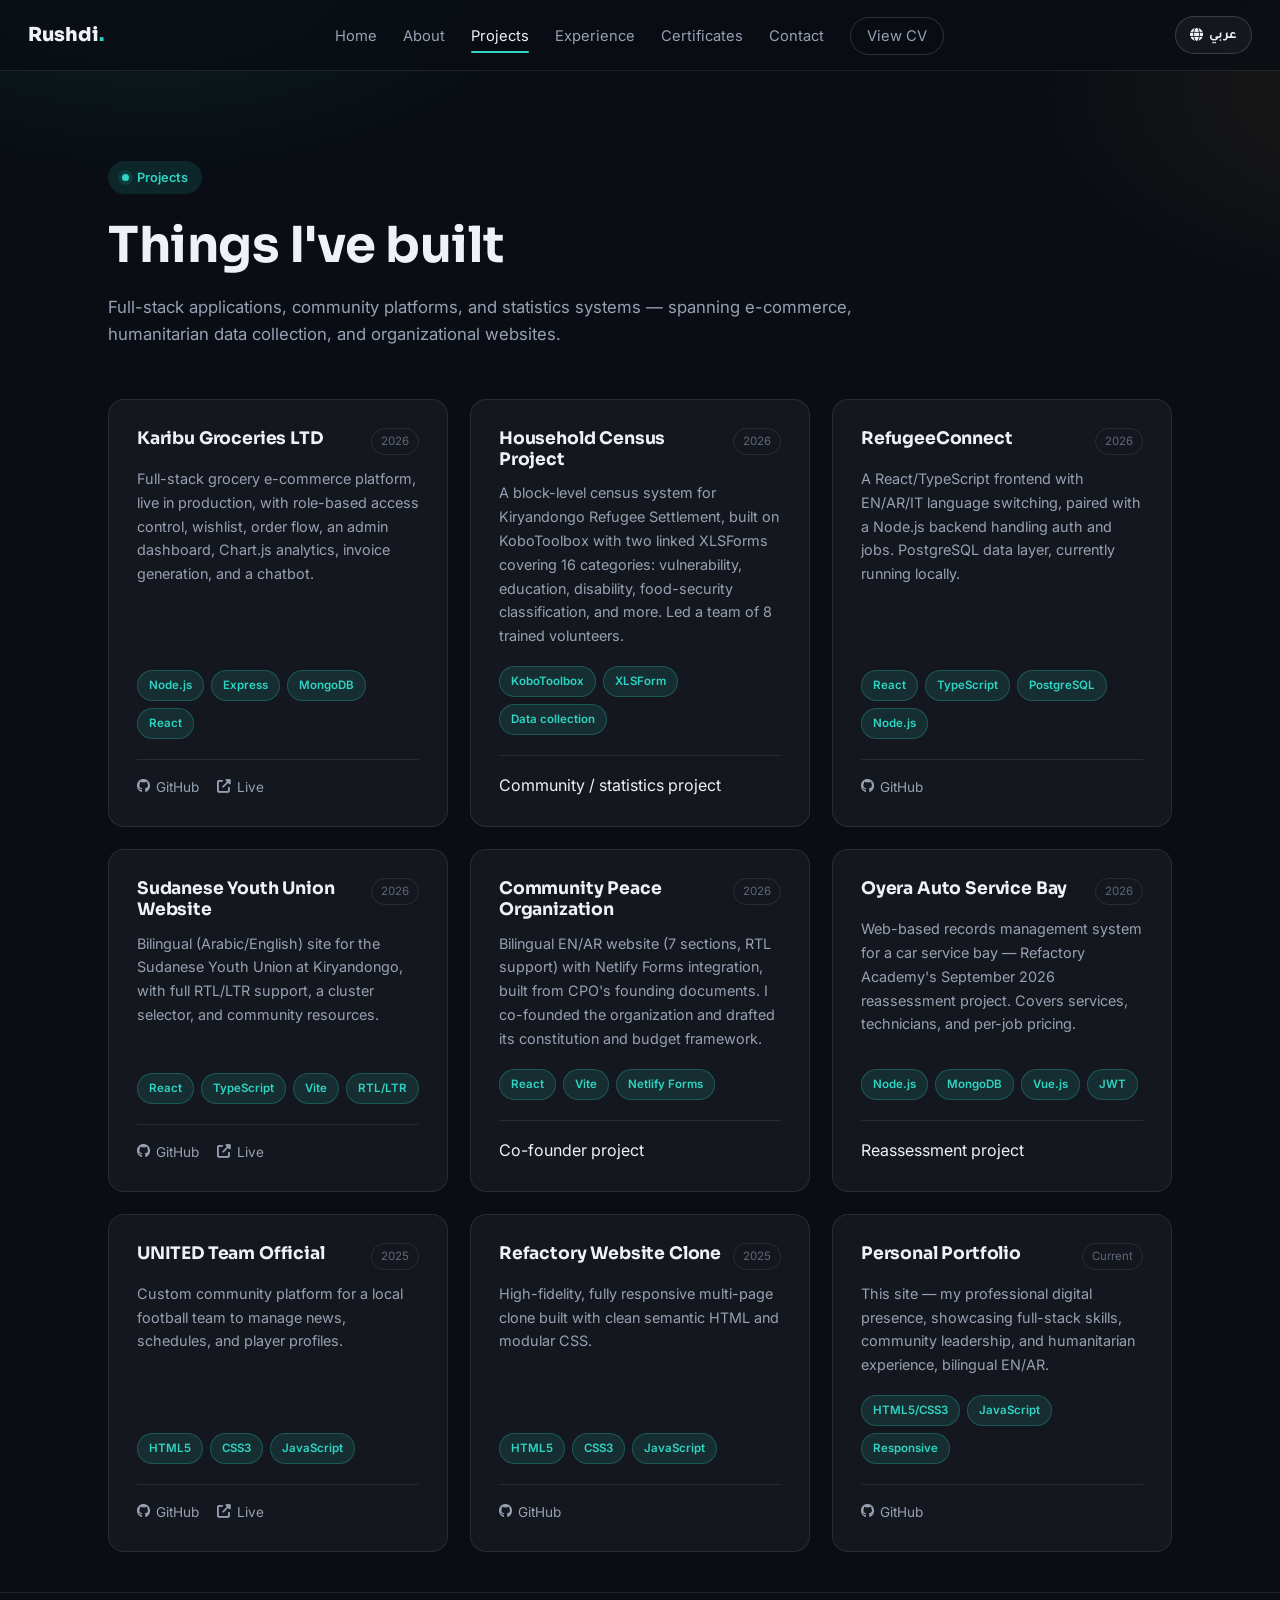
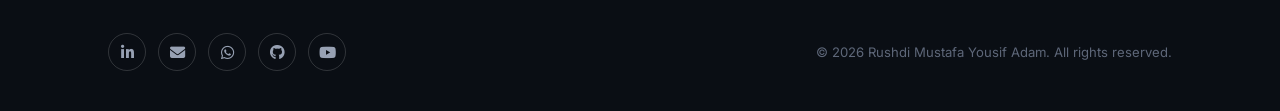
<file: projects.html>
<!DOCTYPE html>
<html lang="en">
<head>
<meta charset="UTF-8">
<meta name="viewport" content="width=device-width, initial-scale=1.0">
<title>Projects | Rushdi Mustafa Yousif Adam</title>
<link rel="stylesheet" href="style.css">
<link rel="stylesheet" href="https://cdnjs.cloudflare.com/ajax/libs/font-awesome/6.4.0/css/all.min.css">
</head>
<body dir="ltr">

<nav class="navbar">
  <div class="logo">Rushdi<span>.</span></div>
  <ul class="nav-links">
    <li><a href="index.html" data-page="index.html" data-en="Home" data-ar="الرئيسية">Home</a></li>
    <li><a href="about.html" data-page="about.html" data-en="About" data-ar="عني">About</a></li>
    <li><a href="projects.html" data-page="projects.html" data-en="Projects" data-ar="المشاريع">Projects</a></li>
    <li><a href="experience.html" data-page="experience.html" data-en="Experience" data-ar="المسيرة">Experience</a></li>
    <li><a href="certificates.html" data-page="certificates.html" data-en="Certificates" data-ar="الشهادات">Certificates</a></li>
    <li><a href="contact.html" data-page="contact.html" data-en="Contact" data-ar="تواصل">Contact</a></li>
    <li><a class="nav-cv" href="RUSHDI MUSTAFA YOUSIF ADAM.pdf" target="_blank" data-en="View CV" data-ar="السيرة الذاتية">View CV</a></li>
  </ul>
  <div class="nav-right">
    <button class="lang-toggle" aria-label="Switch language"><i class="fas fa-globe"></i><span class="lang-label">عربي</span></button>
    <button class="nav-toggle" aria-label="Menu"><i class="fas fa-bars"></i></button>
  </div>
</nav>

<header class="hero" style="padding-bottom:10px;">
  <div class="container" style="grid-template-columns:1fr; display:block;">
    <span class="eyebrow-tag"><span class="dot"></span><span data-en="Projects" data-ar="المشاريع">Projects</span></span>
    <h1 data-en="Things I've built" data-ar="ما بنيته">Things I've built</h1>
    <p class="about-lead" data-en="Full-stack applications, community platforms, and statistics systems — spanning e-commerce, humanitarian data collection, and organizational websites." data-ar="تطبيقات full-stack ومنصات مجتمعية وأنظمة إحصاء — تمتد من التجارة الإلكترونية إلى جمع البيانات الإنسانية ومواقع المنظمات.">Full-stack applications, community platforms, and statistics systems — spanning e-commerce, humanitarian data collection, and organizational websites.</p>
  </div>
</header>

<section class="container">
  <div class="grid-3">

    <div class="card project-card">
      <div class="p-top"><h3>Karibu Groceries LTD</h3><span class="p-year">2026</span></div>
      <p class="desc" data-en="Full-stack grocery e-commerce platform, live in production, with role-based access control, wishlist, order flow, an admin dashboard, Chart.js analytics, invoice generation, and a chatbot." data-ar="منصة تجارة إلكترونية للبقالة، فعّالة في الإنتاج، بصلاحيات وصول حسب الدور، wishlist، مسار طلبات، لوحة تحكم إدارية، تحليلات Chart.js، توليد فواتير، وشات بوت.">Full-stack grocery e-commerce platform, live in production, with role-based access control, wishlist, order flow, an admin dashboard, Chart.js analytics, invoice generation, and a chatbot.</p>
      <div class="project-tags"><span class="tag">Node.js</span><span class="tag">Express</span><span class="tag">MongoDB</span><span class="tag">React</span></div>
      <div class="project-links">
        <a href="https://github.com/rushdim/Karibu-Grocaries-LTD" target="_blank"><i class="fab fa-github"></i> GitHub</a>
        <a href="https://karibugroceriesrushdi.netlify.app/" target="_blank"><i class="fas fa-external-link-alt"></i> <span data-en="Live" data-ar="مباشر">Live</span></a>
      </div>
    </div>

    <div class="card project-card">
      <div class="p-top"><h3 data-en="Household Census Project" data-ar="مشروع الحصر الشامل">Household Census Project</h3><span class="p-year">2026</span></div>
      <p class="desc" data-en="A block-level census system for Kiryandongo Refugee Settlement, built on KoboToolbox with two linked XLSForms covering 16 categories: vulnerability, education, disability, food-security classification, and more. Led a team of 8 trained volunteers." data-ar="نظام حصر على مستوى البلوك في مستوطنة كيريندونغو، مبني على KoboToolbox بنموذجين مترابطين (XLSForm) يغطيان 16 فئة: الضعف، التعليم، الإعاقة، تصنيف الأمن الغذائي، وغيرها. قدت فريقًا من 8 متطوعين مدرّبين.">A block-level census system for Kiryandongo Refugee Settlement, built on KoboToolbox with two linked XLSForms covering 16 categories: vulnerability, education, disability, food-security classification, and more. Led a team of 8 trained volunteers.</p>
      <div class="project-tags"><span class="tag">KoboToolbox</span><span class="tag">XLSForm</span><span class="tag" data-en="Data collection" data-ar="جمع بيانات">Data collection</span></div>
      <div class="project-links"><span data-en="Community / statistics project" data-ar="مشروع مجتمعي / إحصائي">Community / statistics project</span></div>
    </div>

    <div class="card project-card">
      <div class="p-top"><h3 data-en="RefugeeConnect" data-ar="RefugeeConnect">RefugeeConnect</h3><span class="p-year">2026</span></div>
      <p class="desc" data-en="A React/TypeScript frontend with EN/AR/IT language switching, paired with a Node.js backend handling auth and jobs. PostgreSQL data layer, currently running locally." data-ar="واجهة React/TypeScript بدعم تبديل اللغة (عربي/إنجليزي/إيطالي)، مع خادم Node.js يدير المصادقة والوظائف. طبقة بيانات PostgreSQL، تعمل حاليًا محليًا.">A React/TypeScript frontend with EN/AR/IT language switching, paired with a Node.js backend handling auth and jobs. PostgreSQL data layer, currently running locally.</p>
      <div class="project-tags"><span class="tag">React</span><span class="tag">TypeScript</span><span class="tag">PostgreSQL</span><span class="tag">Node.js</span></div>
      <div class="project-links"><a href="https://github.com/rushdim/refugee-connect" target="_blank"><i class="fab fa-github"></i> GitHub</a></div>
    </div>

    <div class="card project-card">
      <div class="p-top"><h3 data-en="Sudanese Youth Union Website" data-ar="موقع اتحاد الشباب السوداني">Sudanese Youth Union Website</h3><span class="p-year">2026</span></div>
      <p class="desc" data-en="Bilingual (Arabic/English) site for the Sudanese Youth Union at Kiryandongo, with full RTL/LTR support, a cluster selector, and community resources." data-ar="موقع ثنائي اللغة لاتحاد الشباب السوداني بكيريندونغو، بدعم كامل لاتجاه RTL/LTR، محدد للكلاستر، وموارد مجتمعية.">Bilingual (Arabic/English) site for the Sudanese Youth Union at Kiryandongo, with full RTL/LTR support, a cluster selector, and community resources.</p>
      <div class="project-tags"><span class="tag">React</span><span class="tag">TypeScript</span><span class="tag">Vite</span><span class="tag">RTL/LTR</span></div>
      <div class="project-links">
        <a href="https://github.com/rushdim/sudanese-youth-union" target="_blank"><i class="fab fa-github"></i> GitHub</a>
        <a href="https://sudanes-youth-union.netlify.app/" target="_blank"><i class="fas fa-external-link-alt"></i> <span data-en="Live" data-ar="مباشر">Live</span></a>
      </div>
    </div>

    <div class="card project-card">
      <div class="p-top"><h3 data-en="Community Peace Organization" data-ar="منظمة السلام المجتمعية">Community Peace Organization</h3><span class="p-year">2026</span></div>
      <p class="desc" data-en="Bilingual EN/AR website (7 sections, RTL support) with Netlify Forms integration, built from CPO's founding documents. I co-founded the organization and drafted its constitution and budget framework." data-ar="موقع ثنائي اللغة (7 أقسام، دعم RTL) بنماذج Netlify، مبني من وثائق تأسيس CPO. شاركت في تأسيس المنظمة وصياغة دستورها وإطارها المالي.">Bilingual EN/AR website (7 sections, RTL support) with Netlify Forms integration, built from CPO's founding documents. I co-founded the organization and drafted its constitution and budget framework.</p>
      <div class="project-tags"><span class="tag">React</span><span class="tag">Vite</span><span class="tag">Netlify Forms</span></div>
      <div class="project-links"><span data-en="Co-founder project" data-ar="مشروع تأسيسي">Co-founder project</span></div>
    </div>

    <div class="card project-card">
      <div class="p-top"><h3>Oyera Auto Service Bay</h3><span class="p-year">2026</span></div>
      <p class="desc" data-en="Web-based records management system for a car service bay — Refactory Academy's September 2026 reassessment project. Covers services, technicians, and per-job pricing." data-ar="نظام إدارة سجلات إلكتروني لورشة خدمة سيارات — مشروع تقييم Refactory Academy لسبتمبر 2026. يغطي الخدمات والفنيين وتسعير كل مهمة.">Web-based records management system for a car service bay — Refactory Academy's September 2026 reassessment project. Covers services, technicians, and per-job pricing.</p>
      <div class="project-tags"><span class="tag">Node.js</span><span class="tag">MongoDB</span><span class="tag">Vue.js</span><span class="tag">JWT</span></div>
      <div class="project-links"><span data-en="Reassessment project" data-ar="مشروع تقييم">Reassessment project</span></div>
    </div>

    <div class="card project-card">
      <div class="p-top"><h3 data-en="UNITED Team Official" data-ar="موقع فريق يونايتد">UNITED Team Official</h3><span class="p-year">2025</span></div>
      <p class="desc" data-en="Custom community platform for a local football team to manage news, schedules, and player profiles." data-ar="منصة مجتمعية مخصصة لفريق كرة قدم محلي لإدارة الأخبار والجداول وملفات اللاعبين.">Custom community platform for a local football team to manage news, schedules, and player profiles.</p>
      <div class="project-tags"><span class="tag">HTML5</span><span class="tag">CSS3</span><span class="tag">JavaScript</span></div>
      <div class="project-links">
        <a href="https://github.com/rushdim/United-Team" target="_blank"><i class="fab fa-github"></i> GitHub</a>
        <a href="https://united-team-cluster-l-east.netlify.app/" target="_blank"><i class="fas fa-external-link-alt"></i> <span data-en="Live" data-ar="مباشر">Live</span></a>
      </div>
    </div>

    <div class="card project-card">
      <div class="p-top"><h3 data-en="Refactory Website Clone" data-ar="نسخة موقع Refactory">Refactory Website Clone</h3><span class="p-year">2025</span></div>
      <p class="desc" data-en="High-fidelity, fully responsive multi-page clone built with clean semantic HTML and modular CSS." data-ar="نسخة عالية الدقة متعددة الصفحات ومتجاوبة بالكامل، مبنية بـHTML دلالي نظيف وCSS معياري.">High-fidelity, fully responsive multi-page clone built with clean semantic HTML and modular CSS.</p>
      <div class="project-tags"><span class="tag">HTML5</span><span class="tag">CSS3</span><span class="tag">JavaScript</span></div>
      <div class="project-links"><a href="https://github.com/rushdim/Refactory-Website" target="_blank"><i class="fab fa-github"></i> GitHub</a></div>
    </div>

    <div class="card project-card">
      <div class="p-top"><h3 data-en="Personal Portfolio" data-ar="الموقع الشخصي">Personal Portfolio</h3><span class="p-year" data-en="Current" data-ar="الحالي">Current</span></div>
      <p class="desc" data-en="This site — my professional digital presence, showcasing full-stack skills, community leadership, and humanitarian experience, bilingual EN/AR." data-ar="هذا الموقع — حضوري الرقمي الاحترافي، يعرض مهاراتي التقنية وقيادتي المجتمعية وخبرتي الإنسانية، ثنائي اللغة.">This site — my professional digital presence, showcasing full-stack skills, community leadership, and humanitarian experience, bilingual EN/AR.</p>
      <div class="project-tags"><span class="tag">HTML5/CSS3</span><span class="tag">JavaScript</span><span class="tag" data-en="Responsive" data-ar="متجاوب">Responsive</span></div>
      <div class="project-links"><a href="https://github.com/rushdim/my-website" target="_blank"><i class="fab fa-github"></i> GitHub</a></div>
    </div>

  </div>
</section>

<footer>
  <div class="container footer-inner">
    <div class="footer-icons">
      <a href="https://www.linkedin.com/in/rushdi-mustafa-yousif-adam-50294b335/" target="_blank" aria-label="LinkedIn"><i class="fab fa-linkedin-in"></i></a>
      <a href="mailto:rodhdimustafayousif@gmail.com" aria-label="Email"><i class="fas fa-envelope"></i></a>
      <a href="https://wa.me/256789817673" target="_blank" aria-label="WhatsApp"><i class="fab fa-whatsapp"></i></a>
      <a href="https://github.com/rushdim" target="_blank" aria-label="GitHub"><i class="fab fa-github"></i></a>
      <a href="https://youtube.com/@rushdimustafayousifadam" target="_blank" aria-label="YouTube"><i class="fab fa-youtube"></i></a>
    </div>
    <p class="footer-copy" data-en="© 2026 Rushdi Mustafa Yousif Adam. All rights reserved." data-ar="© 2026 رشدي مصطفى يوسف آدم. جميع الحقوق محفوظة.">© 2026 Rushdi Mustafa Yousif Adam. All rights reserved.</p>
  </div>
</footer>

<script src="script.js"></script>
</body>
</html>
</file>
<file: style.css>
/* ==========================================================================
   Rushdi Mustafa Yousif Adam — Portfolio
   Design tokens
   ========================================================================== */
@import url('https://fonts.googleapis.com/css2?family=Sora:wght@400;500;600;700;800&family=Inter:wght@400;500;600&family=Tajawal:wght@400;500;700;800&display=swap');

:root {
  --bg: #0a0e14;
  --bg-elevated: #10151f;
  --surface: rgba(255, 255, 255, 0.045);
  --surface-hover: rgba(255, 255, 255, 0.075);
  --border: rgba(255, 255, 255, 0.09);
  --border-strong: rgba(255, 255, 255, 0.16);
  --text: #eef1f6;
  --text-dim: #97a1b3;
  --text-faint: #5e6779;
  --accent: #2fd4c4;
  --accent-soft: rgba(47, 212, 196, 0.12);
  --accent-2: #f2a541;
  --accent-2-soft: rgba(242, 165, 65, 0.13);
  --radius-sm: 8px;
  --radius: 16px;
  --radius-lg: 22px;
  --max: 1120px;
  --font-head: 'Sora', 'Tajawal', sans-serif;
  --font-body: 'Inter', 'Tajawal', sans-serif;
}

html[lang="ar"] {
  --font-head: 'Tajawal', sans-serif;
  --font-body: 'Tajawal', sans-serif;
}

* { margin: 0; padding: 0; box-sizing: border-box; }

html { scroll-behavior: smooth; }

body {
  background: var(--bg);
  color: var(--text);
  font-family: var(--font-body);
  line-height: 1.65;
  overflow-x: hidden;
}

body[dir="rtl"] { text-align: right; }

img { max-width: 100%; display: block; }
a { color: inherit; text-decoration: none; }
ul { list-style: none; }

h1, h2, h3, h4 {
  font-family: var(--font-head);
  font-weight: 700;
  line-height: 1.2;
  letter-spacing: -0.01em;
}

.container {
  max-width: var(--max);
  margin: 0 auto;
  padding: 0 28px;
}

/* subtle backdrop texture */
body::before {
  content: "";
  position: fixed;
  inset: 0;
  z-index: -1;
  background:
    radial-gradient(720px 420px at 12% -8%, rgba(47, 212, 196, 0.10), transparent 60%),
    radial-gradient(600px 360px at 108% 10%, rgba(242, 165, 65, 0.08), transparent 60%);
}

/* ==========================================================================
   Navbar
   ========================================================================== */
.navbar {
  position: sticky;
  top: 0;
  z-index: 1000;
  display: flex;
  align-items: center;
  justify-content: space-between;
  gap: 20px;
  padding: 16px 28px;
  background: rgba(10, 14, 20, 0.78);
  backdrop-filter: blur(14px);
  border-bottom: 1px solid var(--border);
}

.logo {
  font-family: var(--font-head);
  font-weight: 800;
  font-size: 1.2rem;
  color: var(--text);
  white-space: nowrap;
}
.logo span { color: var(--accent); }

.nav-links {
  display: flex;
  align-items: center;
  gap: 26px;
  flex-wrap: wrap;
}

.nav-links a {
  font-size: 0.92rem;
  color: var(--text-dim);
  transition: color 0.2s ease;
  position: relative;
}
.nav-links a:hover, .nav-links a.active { color: var(--text); }
.nav-links a.active::after {
  content: "";
  position: absolute;
  left: 0; right: 0; bottom: -8px;
  height: 2px;
  background: var(--accent);
  border-radius: 2px;
}

.nav-cv {
  padding: 9px 16px;
  border: 1px solid var(--border-strong);
  border-radius: 100px;
  font-size: 0.85rem;
  white-space: nowrap;
}
.nav-cv:hover { border-color: var(--accent); color: var(--accent); }

.lang-toggle {
  display: inline-flex;
  align-items: center;
  gap: 6px;
  padding: 8px 14px;
  border-radius: 100px;
  border: 1px solid var(--border-strong);
  background: var(--surface);
  color: var(--text);
  font-size: 0.82rem;
  font-weight: 600;
  cursor: pointer;
  font-family: var(--font-body);
}
.lang-toggle:hover { border-color: var(--accent); }

.nav-toggle {
  display: none;
  background: none;
  border: none;
  color: var(--text);
  font-size: 1.4rem;
  cursor: pointer;
}

/* ==========================================================================
   Hero
   ========================================================================== */
.hero {
  padding: 90px 0 70px;
}
.hero .container {
  display: grid;
  grid-template-columns: 1.2fr 0.8fr;
  gap: 56px;
  align-items: center;
}
body[dir="rtl"] .hero .container { direction: rtl; }

.eyebrow-tag {
  display: inline-flex;
  align-items: center;
  gap: 8px;
  padding: 6px 14px;
  border-radius: 100px;
  background: var(--accent-soft);
  color: var(--accent);
  font-size: 0.8rem;
  font-weight: 600;
  margin-bottom: 22px;
}
.eyebrow-tag .dot {
  width: 7px; height: 7px; border-radius: 50%;
  background: var(--accent);
  box-shadow: 0 0 0 4px var(--accent-soft);
}

.hero h1 {
  font-size: clamp(2.1rem, 4vw, 3.1rem);
  margin-bottom: 18px;
}
.hero .role-line {
  color: var(--text-dim);
  font-size: 1.08rem;
  max-width: 52ch;
  margin-bottom: 30px;
}

.hero-stats {
  display: flex;
  gap: 34px;
  margin-bottom: 34px;
  flex-wrap: wrap;
}
.hero-stats .stat b {
  display: block;
  font-family: var(--font-head);
  font-size: 1.5rem;
  color: var(--text);
}
.hero-stats .stat span {
  font-size: 0.8rem;
  color: var(--text-faint);
}

.hero-btns { display: flex; gap: 14px; flex-wrap: wrap; }

.btn {
  display: inline-flex;
  align-items: center;
  gap: 8px;
  padding: 13px 24px;
  border-radius: 100px;
  font-weight: 600;
  font-size: 0.92rem;
  transition: transform 0.2s ease, opacity 0.2s ease;
}
.btn-primary { background: var(--accent); color: #04211d; }
.btn-primary:hover { transform: translateY(-2px); }
.btn-ghost { border: 1px solid var(--border-strong); color: var(--text); }
.btn-ghost:hover { border-color: var(--accent); color: var(--accent); }

.hero-portrait {
  position: relative;
  justify-self: center;
}
.hero-portrait .frame {
  width: 280px;
  height: 340px;
  border-radius: var(--radius-lg);
  overflow: hidden;
  border: 1px solid var(--border-strong);
  position: relative;
}
.hero-portrait img { width: 100%; height: 100%; object-fit: cover; }
.hero-portrait .badge {
  position: absolute;
  bottom: -18px;
  left: -18px;
  background: var(--bg-elevated);
  border: 1px solid var(--border-strong);
  border-radius: var(--radius);
  padding: 14px 18px;
  display: flex;
  align-items: center;
  gap: 10px;
}
body[dir="rtl"] .hero-portrait .badge { left: auto; right: -18px; }
.hero-portrait .badge i { color: var(--accent-2); font-size: 1.1rem; }
.hero-portrait .badge b { display: block; font-size: 0.85rem; }
.hero-portrait .badge span { font-size: 0.72rem; color: var(--text-faint); }

/* ==========================================================================
   Sections
   ========================================================================== */
section { padding: 64px 0; }
.section-head { margin-bottom: 40px; max-width: 62ch; }
.section-head .kicker {
  display: block;
  color: var(--accent);
  font-size: 0.82rem;
  font-weight: 600;
  margin-bottom: 10px;
}
.section-head h2 { font-size: clamp(1.6rem, 3vw, 2.1rem); margin-bottom: 10px; }
.section-head p { color: var(--text-dim); }

/* Glass card */
.card {
  background: var(--surface);
  border: 1px solid var(--border);
  border-radius: var(--radius);
  padding: 28px;
  transition: border-color 0.25s ease, transform 0.25s ease;
}
.card:hover { border-color: var(--border-strong); }

.grid-2 { display: grid; grid-template-columns: repeat(2, 1fr); gap: 22px; }
.grid-3 { display: grid; grid-template-columns: repeat(3, 1fr); gap: 22px; }

/* About */
.about-lead { font-size: 1.05rem; color: var(--text-dim); max-width: 68ch; margin-bottom: 40px; }
.skill-card i { color: var(--accent); font-size: 1.3rem; margin-bottom: 14px; }
.skill-card h3 { font-size: 1rem; margin-bottom: 8px; }
.skill-card p { color: var(--text-dim); font-size: 0.9rem; }

.tag {
  display: inline-block;
  font-size: 0.72rem;
  font-weight: 600;
  padding: 5px 11px;
  border-radius: 100px;
  background: var(--accent-soft);
  color: var(--accent);
  border: 1px solid rgba(47, 212, 196, 0.25);
}

/* Leadership list */
.role-item {
  display: grid;
  grid-template-columns: 150px 1fr;
  gap: 20px;
  padding: 22px 0;
  border-top: 1px solid var(--border);
}
.role-item:first-child { border-top: none; }
.role-item .role-period { color: var(--text-faint); font-size: 0.85rem; }
.role-item h4 { font-size: 1.02rem; margin-bottom: 6px; }
.role-item p { color: var(--text-dim); font-size: 0.92rem; }

/* Services */
.service-card {
  padding: 24px;
}
.service-card i { color: var(--accent-2); font-size: 1.2rem; margin-bottom: 12px; }
.service-card h3 { font-size: 0.98rem; margin-bottom: 8px; }
.service-card p { font-size: 0.87rem; color: var(--text-dim); }

.services-banner {
  margin-top: 20px;
  background: linear-gradient(135deg, var(--accent-soft), var(--accent-2-soft));
  border: 1px solid var(--border-strong);
  border-radius: var(--radius);
  padding: 28px 30px;
  display: flex;
  align-items: center;
  justify-content: space-between;
  gap: 20px;
  flex-wrap: wrap;
}
.services-banner h3 { font-size: 1.1rem; margin-bottom: 6px; }
.services-banner p { color: var(--text-dim); font-size: 0.92rem; max-width: 50ch; }

/* Projects */
.project-card {
  display: flex;
  flex-direction: column;
  height: 100%;
}
.project-card .p-top {
  display: flex;
  justify-content: space-between;
  align-items: flex-start;
  margin-bottom: 12px;
  gap: 10px;
}
.project-card h3 { font-size: 1.08rem; color: var(--text); }
.project-card .p-year {
  font-size: 0.72rem;
  color: var(--text-faint);
  border: 1px solid var(--border);
  padding: 3px 9px;
  border-radius: 100px;
  white-space: nowrap;
}
.project-card p.desc { color: var(--text-dim); font-size: 0.9rem; margin-bottom: 18px; flex-grow: 1; }
.project-tags { display: flex; flex-wrap: wrap; gap: 7px; margin-bottom: 20px; }
.project-links { display: flex; gap: 18px; border-top: 1px solid var(--border); padding-top: 16px; }
.project-links a { font-size: 0.85rem; display: inline-flex; align-items: center; gap: 6px; color: var(--text-dim); }
.project-links a:hover { color: var(--accent); }

/* Timeline (experience) */
.timeline { position: relative; padding-inline-start: 30px; }
.timeline::before {
  content: "";
  position: absolute;
  inset-inline-start: 5px;
  top: 6px; bottom: 6px;
  width: 2px;
  background: var(--border-strong);
}
.timeline-item { position: relative; padding-bottom: 36px; }
.timeline-item:last-child { padding-bottom: 0; }
.timeline-dot {
  position: absolute;
  inset-inline-start: -30px;
  top: 4px;
  width: 12px; height: 12px;
  border-radius: 50%;
  background: var(--accent);
  box-shadow: 0 0 0 4px var(--accent-soft);
}
.timeline-item .t-date { color: var(--accent-2); font-size: 0.82rem; font-weight: 600; }
.timeline-item h3 { font-size: 1.05rem; margin: 6px 0 3px; }
.timeline-item .t-org { color: var(--text-faint); font-size: 0.88rem; margin-bottom: 12px; }
.timeline-item ul { display: flex; flex-direction: column; gap: 7px; }
.timeline-item li { color: var(--text-dim); font-size: 0.9rem; padding-inline-start: 16px; position: relative; }
.timeline-item li::before {
  content: "";
  position: absolute;
  inset-inline-start: 0; top: 9px;
  width: 5px; height: 5px; border-radius: 50%;
  background: var(--text-faint);
}

/* Certificates */
.cert-item { text-align: center; overflow: hidden; padding: 0; }
.cert-item .cert-img-wrap { aspect-ratio: 4/3; overflow: hidden; background: var(--bg-elevated); }
.cert-item img { width: 100%; height: 100%; object-fit: cover; }
.cert-item .cert-label { padding: 16px 18px; }
.cert-item .cert-label p { font-size: 0.88rem; font-weight: 600; }
.cert-item .cert-label span { font-size: 0.76rem; color: var(--text-faint); }
.cert-item.featured { border-color: var(--accent-2); }
.cert-item.featured .cert-label span { color: var(--accent-2); }

/* Contact */
.contact-grid { display: grid; grid-template-columns: 1fr 1fr; gap: 24px; }
.contact-link {
  display: flex; align-items: center; gap: 16px;
  padding: 20px 22px;
}
.contact-link i {
  width: 44px; height: 44px;
  display: flex; align-items: center; justify-content: center;
  border-radius: 12px;
  background: var(--accent-soft);
  color: var(--accent);
  font-size: 1.1rem;
  flex-shrink: 0;
}
.contact-link b { display: block; font-size: 0.95rem; }
.contact-link span { font-size: 0.8rem; color: var(--text-faint); word-break: break-word; }
.contact-link:hover { border-color: var(--accent); }

.follow-strip {
  margin-top: 26px;
  display: flex; align-items: center; justify-content: space-between;
  padding: 18px 24px;
  flex-wrap: wrap; gap: 14px;
}
.follow-strip p { font-size: 0.92rem; }
.follow-strip p b { color: var(--accent); }

/* Footer */
footer {
  border-top: 1px solid var(--border);
  padding: 40px 0;
  margin-top: 40px;
}
.footer-inner {
  display: flex;
  justify-content: space-between;
  align-items: center;
  flex-wrap: wrap;
  gap: 20px;
}
.footer-icons { display: flex; gap: 12px; }
.footer-icons a {
  width: 38px; height: 38px;
  display: flex; align-items: center; justify-content: center;
  border-radius: 50%;
  border: 1px solid var(--border-strong);
  color: var(--text-dim);
  font-size: 0.95rem;
  transition: 0.2s ease;
}
.footer-icons a:hover { border-color: var(--accent); color: var(--accent); }
.footer-copy { color: var(--text-faint); font-size: 0.82rem; }

/* ==========================================================================
   Responsive
   ========================================================================== */
@media (max-width: 860px) {
  .hero .container { grid-template-columns: 1fr; }
  .hero-portrait { order: -1; }
  .grid-2, .grid-3 { grid-template-columns: 1fr; }
  .role-item { grid-template-columns: 1fr; gap: 6px; }
  .contact-grid { grid-template-columns: 1fr; }
}

@media (max-width: 720px) {
  .nav-toggle { display: block; }
  .nav-links {
    display: none;
    position: absolute;
    top: 100%; left: 0; right: 0;
    background: var(--bg-elevated);
    border-bottom: 1px solid var(--border);
    flex-direction: column;
    align-items: flex-start;
    padding: 20px 28px;
    gap: 16px;
  }
  .nav-links.open { display: flex; }
  .nav-right { display: flex; align-items: center; gap: 10px; }
  .hero-stats { gap: 22px; }
  .services-banner, .follow-strip { flex-direction: column; align-items: flex-start; }
  .footer-inner { flex-direction: column; align-items: flex-start; }
}

@media (max-width: 480px) {
  .hero-portrait .frame { width: 220px; height: 270px; }
  .container { padding: 0 18px; }
}

@media (prefers-reduced-motion: reduce) {
  html { scroll-behavior: auto; }
  * { transition: none !important; }
}

/* focus visibility */
a:focus-visible, button:focus-visible {
  outline: 2px solid var(--accent);
  outline-offset: 3px;
}
</file>
